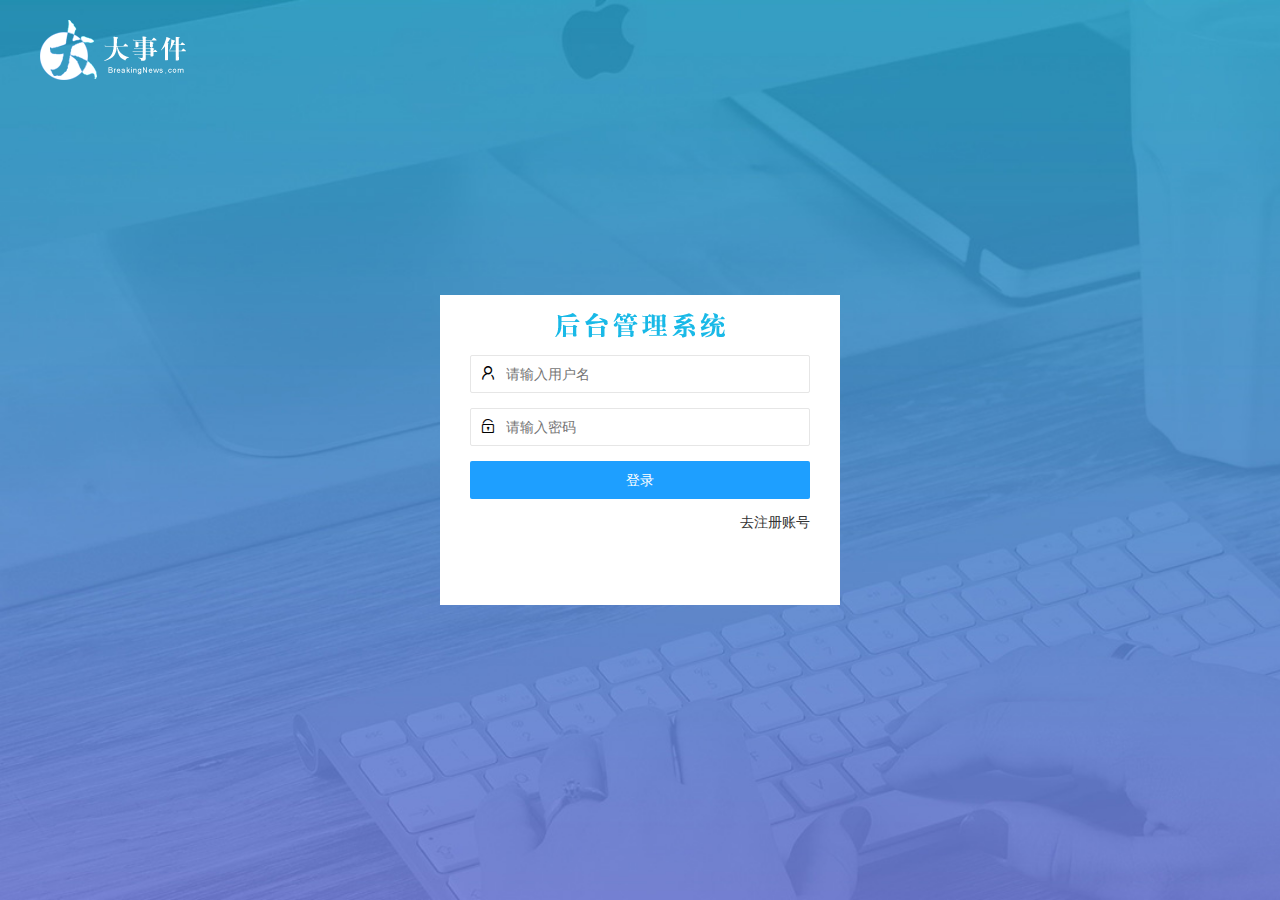
<file: login.html>
<!DOCTYPE html>
<html lang="en">

<head>
    <meta charset="UTF-8">
    <meta name="viewport" content="width=device-width, initial-scale=1.0">
    <title>我的项目</title>
    <!-- 引入 layui 的css文件 -->
    <link rel="stylesheet" href="./assets/lib/layui/css/layui.css">
    <!-- 引入自己的css -->
    <link rel="stylesheet" href="./assets/css/login.css">

</head>

<body>
    <!-- 左上角的logo -->
    <div class="logo">
        <img src="./assets/images/logo.png" alt="">
    </div>

    <!-- 中间的表单内容 -->
    <div class="content">
        <!-- 表单标题 --------------------------------------------------------------------------------------->
        <div class="title">
            <img src="./assets/images/login_title.png" alt="">
        </div>
        <!-- 注册表单------------------------------------------------------------------------------------- -->
        <!-- 表单主体 -->
        <form class="layui-form reg-form" action="" style="display: none;">
            <!-- 输入用户名 -->
            <div class="layui-form-item">
                <i class="layui-icon layui-icon-username"></i>
                <div>
                    <input type="text" name="username" required lay-verify="required" placeholder="请输入用户名" autocomplete="off" class="layui-input">
                </div>
            </div>
            <!-- 输入密码 -->
            <div class="layui-form-item">
                <i class="layui-icon layui-icon-password"></i>
                <div>
                    <input id="pass" type="password" name="password" required lay-verify="required|pass" placeholder="请输入密码" autocomplete="off" class="layui-input">
                </div>
            </div>
            <!-- 确认密码 -->
            <div class="layui-form-item">
                <i class="layui-icon layui-icon-password"></i>
                <div>
                    <input type="password" required lay-verify="required|samePass" placeholder="请再次确认密码" autocomplete="off" class="layui-input">
                </div>
            </div>
            <!-- 注册按钮 -->
            <div class="layui-form-item">
                <button class="layui-btn layui-btn-normal layui-btn-fluid" lay-submit lay-filter="formDemo">注册</button>
            </div>

            <!-- 登录链接 -->
            <div class="link">
                <a href="javascript:;">去登录</a>
            </div>
        </form>


        <!-- 登录表单 --------------------------------------------------------------------------------------->
        <!-- 表单主体 -->
        <form class="layui-form login-form" action="">
            <!-- 输入用户名 -->
            <div class="layui-form-item">
                <i class="layui-icon layui-icon-username"></i>
                <div>
                    <input type="text" name="username" required lay-verify="required" placeholder="请输入用户名" autocomplete="off" class="layui-input">
                </div>
            </div>
            <!-- 输入密码 -->
            <div class="layui-form-item">
                <i class="layui-icon layui-icon-password"></i>
                <div>
                    <input type="password" name="password" required lay-verify="required|pass" placeholder="请输入密码" autocomplete="off" class="layui-input">
                </div>
            </div>
            <!-- 登录按钮 -->
            <div class="layui-form-item">
                <button class="layui-btn layui-btn-normal layui-btn-fluid" lay-submit lay-filter="formDemo">登录</button>
            </div>

            <!-- 注册链接 -->
            <div class="link">
                <a href="javascript:;">去注册账号</a>
            </div>
        </form>
    </div>

    <!-- 引入 axios.js 文件 -->
    <script src="./assets/lib/axios.js"></script>
    <!-- 引入 jquery 的js -->
    <script src="./assets/lib/jquery.js"></script>
    <!-- 引入 layui 的js 因为 layui的js 要引用jquery的js,所以要在jquery.js后面引入 -->
    <script src="./assets/lib/layui/layui.all.js"></script>
    <!-- 引入全局的apijs文件 -->
    <script src="./assets/js/commonAPI.js"></script>

    <!-- 引入自己的js -->
    <script src="./assets/js/login.js"></script>
</body>

</html>
</file>
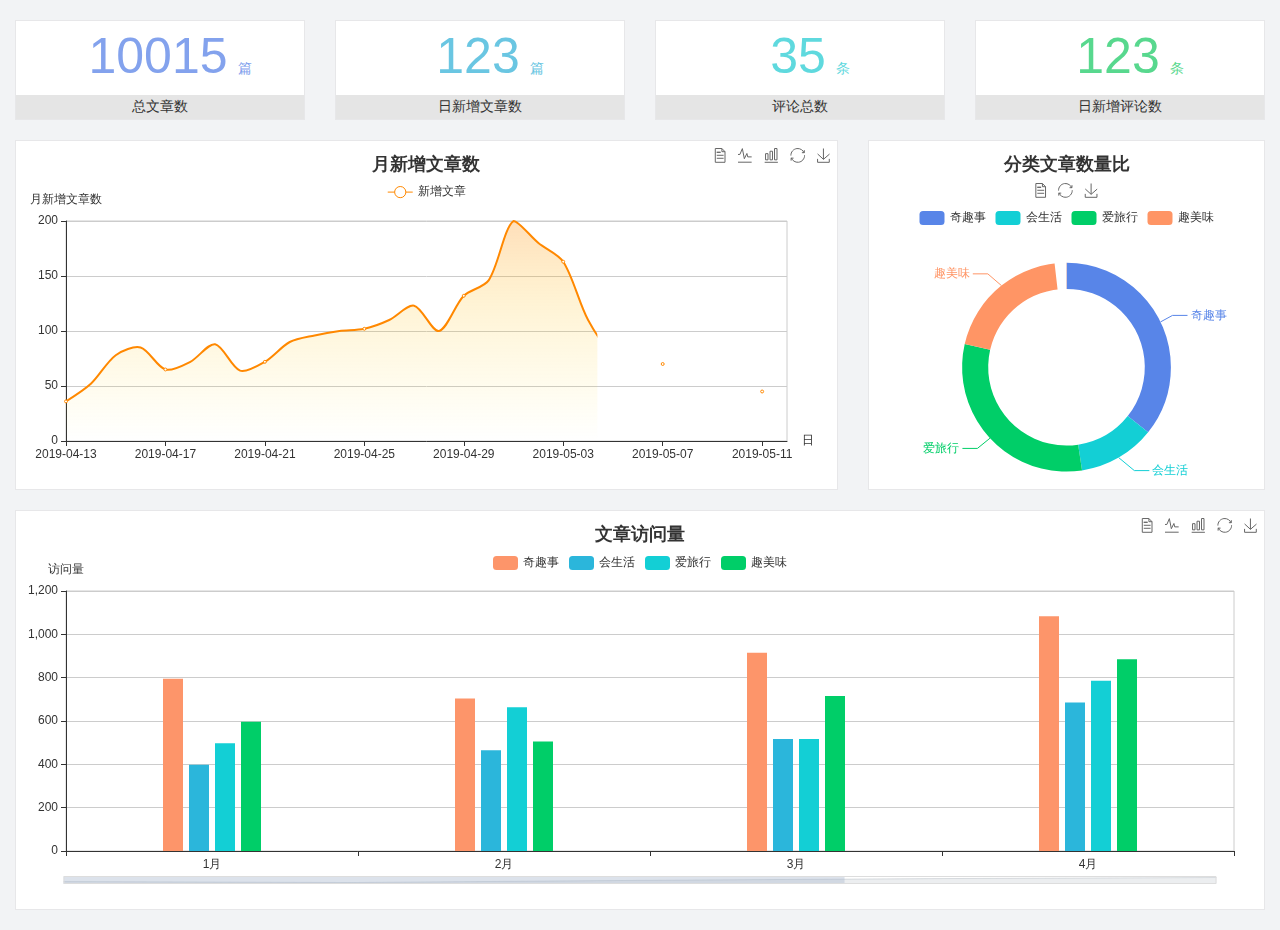
<file: home/dashboard.html>
<!DOCTYPE html>
<html lang="en">

<head>
  <meta charset="UTF-8">
  <meta name="viewport" content="width=device-width, initial-scale=1.0">
  <meta http-equiv="X-UA-Compatible" content="ie=edge">
  <title>图表统计</title>
  <link rel="stylesheet" href="../assets/lib/bootstrap.css" />
  <link rel="stylesheet" href="../assets/lib/main.css" />
  <script src="../assets/lib/jquery.js"></script>
  <script type="text/javascript" src="../assets/lib/echarts.min.js"></script>
</head>

<body>
  <div class="container-fluid">
    <div class="row spannel_list">
      <div class="col-sm-3 col-xs-6">
        <div class="spannel">
          <em>10015</em><span>篇</span>
          <b>总文章数</b>
        </div>
      </div>
      <div class="col-sm-3 col-xs-6">
        <div class="spannel scolor01">
          <em>123</em><span>篇</span>
          <b>日新增文章数</b>
        </div>
      </div>
      <div class="col-sm-3 col-xs-6">
        <div class="spannel scolor02">
          <em>35</em><span>条</span>
          <b>评论总数</b>
        </div>
      </div>
      <div class="col-sm-3 col-xs-6">
        <div class="spannel scolor03">
          <em>123</em><span>条</span>
          <b>日新增评论数</b>
        </div>
      </div>
    </div>
  </div>

  <div class="container-fluid">
    <div class="row curve-pie">
      <div class="col-lg-8 col-md-8">
        <div class="gragh_pannel" id="curve_show"></div>
      </div>
      <div class="col-lg-4 col-md-4">
        <div class="gragh_pannel" id="pie_show"></div>
      </div>
    </div>
  </div>

  <div class="container-fluid">
    <div class="column_pannel" id="column_show"></div>
  </div>

  <script>
    var oChart = echarts.init(document.getElementById('curve_show'));
    var aList_all = [
      { 'count': 36, 'date': '2019-04-13' },
      { 'count': 52, 'date': '2019-04-14' },
      { 'count': 78, 'date': '2019-04-15' },
      { 'count': 85, 'date': '2019-04-16' },
      { 'count': 65, 'date': '2019-04-17' },
      { 'count': 72, 'date': '2019-04-18' },
      { 'count': 88, 'date': '2019-04-19' },
      { 'count': 64, 'date': '2019-04-20' },
      { 'count': 72, 'date': '2019-04-21' },
      { 'count': 90, 'date': '2019-04-22' },
      { 'count': 96, 'date': '2019-04-23' },
      { 'count': 100, 'date': '2019-04-24' },
      { 'count': 102, 'date': '2019-04-25' },
      { 'count': 110, 'date': '2019-04-26' },
      { 'count': 123, 'date': '2019-04-27' },
      { 'count': 100, 'date': '2019-04-28' },
      { 'count': 132, 'date': '2019-04-29' },
      { 'count': 146, 'date': '2019-04-30' },
      { 'count': 200, 'date': '2019-05-01' },
      { 'count': 180, 'date': '2019-05-02' },
      { 'count': 163, 'date': '2019-05-03' },
      { 'count': 110, 'date': '2019-05-04' },
      { 'count': 80, 'date': '2019-05-05' },
      { 'count': 82, 'date': '2019-05-06' },
      { 'count': 70, 'date': '2019-05-07' },
      { 'count': 65, 'date': '2019-05-08' },
      { 'count': 54, 'date': '2019-05-09' },
      { 'count': 40, 'date': '2019-05-10' },
      { 'count': 45, 'date': '2019-05-11' },
      { 'count': 38, 'date': '2019-05-12' },
    ];

    let aCount = [];
    let aDate = [];

    for (var i = 0; i < aList_all.length; i++) {
      aCount.push(aList_all[i].count);
      aDate.push(aList_all[i].date);
    }

    var chartopt = {
      title: {
        text: '月新增文章数',
        left: 'center',
        top: '10'
      },
      tooltip: {
        trigger: 'axis'
      },
      legend: {
        data: ['新增文章'],
        top: '40'
      },
      toolbox: {
        show: true,
        feature: {
          mark: { show: true },
          dataView: { show: true, readOnly: false },
          magicType: { show: true, type: ['line', 'bar'] },
          restore: { show: true },
          saveAsImage: { show: true }
        }
      },
      calculable: true,
      xAxis: [
        {
          name: '日',
          type: 'category',
          boundaryGap: false,
          data: aDate
        }
      ],
      yAxis: [
        {
          name: '月新增文章数',
          type: 'value'
        }
      ],
      series: [
        {
          name: '新增文章',
          type: 'line',
          smooth: true,
          itemStyle: { normal: { areaStyle: { type: 'default' }, color: '#f80' }, lineStyle: { color: '#f80' } },
          data: aCount
        }],
      areaStyle: {
        normal: {
          color: new echarts.graphic.LinearGradient(0, 0, 0, 1, [{
            offset: 0,
            color: 'rgba(255,136,0,0.39)'
          }, {
            offset: .34,
            color: 'rgba(255,180,0,0.25)'
          }, {
            offset: 1,
            color: 'rgba(255,222,0,0.00)'
          }])

        }
      },
      grid: {
        show: true,
        x: 50,
        x2: 50,
        y: 80,
        height: 220
      }
    };

    oChart.setOption(chartopt);


    var oPie = echarts.init(document.getElementById('pie_show'));
    var oPieopt =
    {
      title: {
        top: 10,
        text: '分类文章数量比',
        x: 'center'
      },
      tooltip: {
        trigger: 'item',
        formatter: "{a} <br/>{b} : {c} ({d}%)"
      },
      color: ['#5885e8', '#13cfd5', '#00ce68', '#ff9565'],
      legend: {
        x: 'center',
        top: 65,
        data: ['奇趣事', '会生活', '爱旅行', '趣美味']
      },
      toolbox: {
        show: true,
        x: 'center',
        top: 35,
        feature: {
          mark: { show: true },
          dataView: { show: true, readOnly: false },
          magicType: {
            show: true,
            type: ['pie', 'funnel'],
            option: {
              funnel: {
                x: '25%',
                width: '50%',
                funnelAlign: 'left',
                max: 1548
              }
            }
          },
          restore: { show: true },
          saveAsImage: { show: true }
        }
      },
      calculable: true,
      series: [
        {
          name: '访问来源',
          type: 'pie',
          radius: ['45%', '60%'],
          center: ['50%', '65%'],
          data: [
            { value: 300, name: '奇趣事' },
            { value: 100, name: '会生活' },
            { value: 260, name: '爱旅行' },
            { value: 180, name: '趣美味' }
          ]
        }
      ]
    };
    oPie.setOption(oPieopt);



    var oColumn = this.echarts.init(document.getElementById('column_show'));
    var oColumnopt =
    {
      title: {
        text: '文章访问量',
        left: 'center',
        top: '10'
      },
      tooltip: {
        trigger: 'axis'
      },
      legend: {
        data: ['奇趣事', '会生活', '爱旅行', '趣美味'],
        top: '40'
      },
      toolbox: {
        show: true,
        feature: {
          mark: { show: true },
          dataView: { show: true, readOnly: false },
          magicType: { show: true, type: ['line', 'bar'] },
          restore: { show: true },
          saveAsImage: { show: true }
        }
      },
      calculable: true,
      xAxis: [
        {
          type: 'category',
          data: ['1月', '2月', '3月', '4月', '5月']
        }
      ],
      yAxis: [
        {
          name: '访问量',
          type: 'value'
        }
      ],
      series: [
        {
          name: '奇趣事',
          type: 'bar',
          barWidth: 20,
          itemStyle: {
            normal: { areaStyle: { type: 'default' }, color: '#fd956a' }
          },
          data: [800, 708, 920, 1090, 1200]
        },
        {
          name: '会生活',
          type: 'bar',
          barWidth: 20,
          itemStyle: {
            normal: { areaStyle: { type: 'default' }, color: '#2bb6db' }
          },
          data: [400, 468, 520, 690, 800]
        },
        {
          name: '爱旅行',
          type: 'bar',
          barWidth: 20,
          itemStyle: {
            normal: { areaStyle: { type: 'default' }, color: '#13cfd5' }
          },
          data: [500, 668, 520, 790, 900]
        },
        {
          name: '趣美味',
          type: 'bar',
          barWidth: 20,
          itemStyle: {
            normal: { areaStyle: { type: 'default' }, color: '#00ce68' }
          },
          data: [600, 508, 720, 890, 1000]
        }
      ],
      grid: {
        show: true,
        x: 50,
        x2: 30,
        y: 80,
        height: 260
      },
      dataZoom: [//给x轴设置滚动条
        {
          start: 0,//默认为0
          end: 100 - 1000 / 31,//默认为100
          type: 'slider',
          show: true,
          xAxisIndex: [0],
          handleSize: 0,//滑动条的 左右2个滑动条的大小
          height: 8,//组件高度
          left: 45, //左边的距离
          right: 50,//右边的距离
          bottom: 26,//右边的距离
          handleColor: '#ddd',//h滑动图标的颜色
          handleStyle: {
            borderColor: "#cacaca",
            borderWidth: "1",
            shadowBlur: 2,
            background: "#ddd",
            shadowColor: "#ddd",
          }
        }]
    };
    oColumn.setOption(oColumnopt);
  </script>
</body>

</html>
</file>
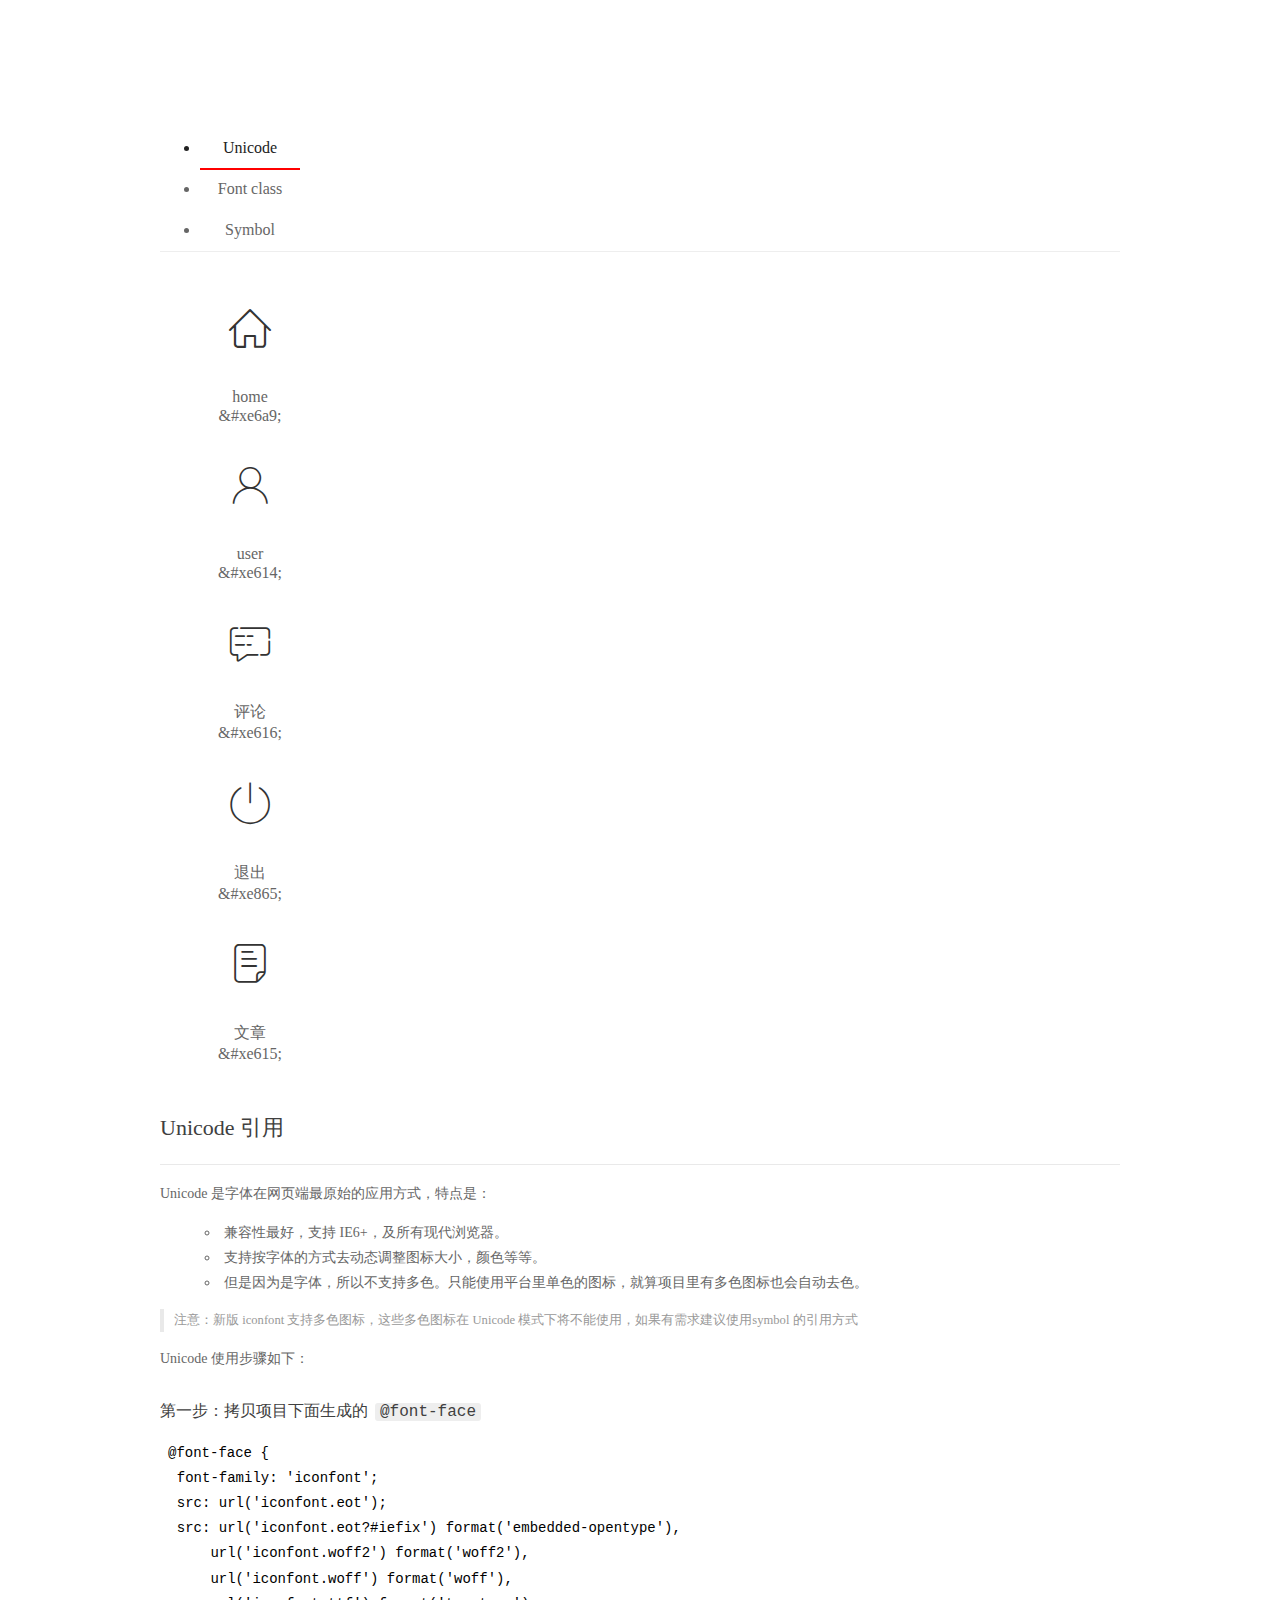
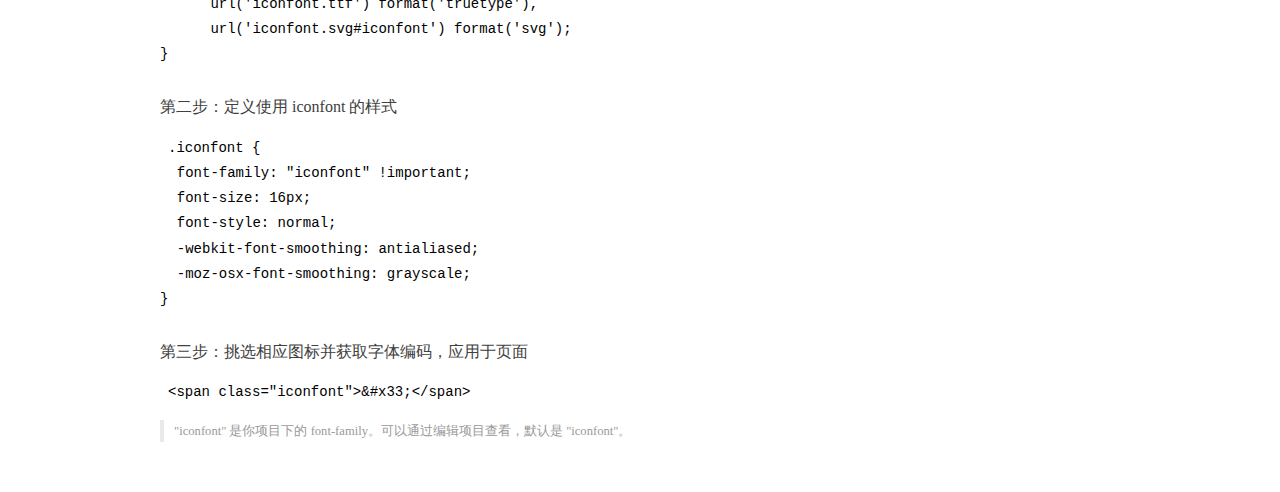
<file: assets/fonts/demo_index.html>
<!DOCTYPE html>
<html>
<head>
  <meta charset="utf-8"/>
  <title>IconFont Demo</title>
  <link rel="shortcut icon" href="https://gtms04.alicdn.com/tps/i4/TB1_oz6GVXXXXaFXpXXJDFnIXXX-64-64.ico" type="image/x-icon"/>
  <link rel="stylesheet" href="https://g.alicdn.com/thx/cube/1.3.2/cube.min.css">
  <link rel="stylesheet" href="demo.css">
  <link rel="stylesheet" href="iconfont.css">
  <script src="iconfont.js"></script>
  <!-- jQuery -->
  <script src="https://a1.alicdn.com/oss/uploads/2018/12/26/7bfddb60-08e8-11e9-9b04-53e73bb6408b.js"></script>
  <!-- 代码高亮 -->
  <script src="https://a1.alicdn.com/oss/uploads/2018/12/26/a3f714d0-08e6-11e9-8a15-ebf944d7534c.js"></script>
</head>
<body>
  <div class="main">
    <h1 class="logo"><a href="https://www.iconfont.cn/" title="iconfont 首页" target="_blank">&#xe86b;</a></h1>
    <div class="nav-tabs">
      <ul id="tabs" class="dib-box">
        <li class="dib active"><span>Unicode</span></li>
        <li class="dib"><span>Font class</span></li>
        <li class="dib"><span>Symbol</span></li>
      </ul>
      
    </div>
    <div class="tab-container">
      <div class="content unicode" style="display: block;">
          <ul class="icon_lists dib-box">
          
            <li class="dib">
              <span class="icon iconfont">&#xe6a9;</span>
                <div class="name">home</div>
                <div class="code-name">&amp;#xe6a9;</div>
              </li>
          
            <li class="dib">
              <span class="icon iconfont">&#xe614;</span>
                <div class="name">user</div>
                <div class="code-name">&amp;#xe614;</div>
              </li>
          
            <li class="dib">
              <span class="icon iconfont">&#xe616;</span>
                <div class="name">评论</div>
                <div class="code-name">&amp;#xe616;</div>
              </li>
          
            <li class="dib">
              <span class="icon iconfont">&#xe865;</span>
                <div class="name">退出</div>
                <div class="code-name">&amp;#xe865;</div>
              </li>
          
            <li class="dib">
              <span class="icon iconfont">&#xe615;</span>
                <div class="name">文章</div>
                <div class="code-name">&amp;#xe615;</div>
              </li>
          
          </ul>
          <div class="article markdown">
          <h2 id="unicode-">Unicode 引用</h2>
          <hr>

          <p>Unicode 是字体在网页端最原始的应用方式，特点是：</p>
          <ul>
            <li>兼容性最好，支持 IE6+，及所有现代浏览器。</li>
            <li>支持按字体的方式去动态调整图标大小，颜色等等。</li>
            <li>但是因为是字体，所以不支持多色。只能使用平台里单色的图标，就算项目里有多色图标也会自动去色。</li>
          </ul>
          <blockquote>
            <p>注意：新版 iconfont 支持多色图标，这些多色图标在 Unicode 模式下将不能使用，如果有需求建议使用symbol 的引用方式</p>
          </blockquote>
          <p>Unicode 使用步骤如下：</p>
          <h3 id="-font-face">第一步：拷贝项目下面生成的 <code>@font-face</code></h3>
<pre><code class="language-css"
>@font-face {
  font-family: 'iconfont';
  src: url('iconfont.eot');
  src: url('iconfont.eot?#iefix') format('embedded-opentype'),
      url('iconfont.woff2') format('woff2'),
      url('iconfont.woff') format('woff'),
      url('iconfont.ttf') format('truetype'),
      url('iconfont.svg#iconfont') format('svg');
}
</code></pre>
          <h3 id="-iconfont-">第二步：定义使用 iconfont 的样式</h3>
<pre><code class="language-css"
>.iconfont {
  font-family: "iconfont" !important;
  font-size: 16px;
  font-style: normal;
  -webkit-font-smoothing: antialiased;
  -moz-osx-font-smoothing: grayscale;
}
</code></pre>
          <h3 id="-">第三步：挑选相应图标并获取字体编码，应用于页面</h3>
<pre>
<code class="language-html"
>&lt;span class="iconfont"&gt;&amp;#x33;&lt;/span&gt;
</code></pre>
          <blockquote>
            <p>"iconfont" 是你项目下的 font-family。可以通过编辑项目查看，默认是 "iconfont"。</p>
          </blockquote>
          </div>
      </div>
      <div class="content font-class">
        <ul class="icon_lists dib-box">
          
          <li class="dib">
            <span class="icon iconfont icon-home"></span>
            <div class="name">
              home
            </div>
            <div class="code-name">.icon-home
            </div>
          </li>
          
          <li class="dib">
            <span class="icon iconfont icon-user"></span>
            <div class="name">
              user
            </div>
            <div class="code-name">.icon-user
            </div>
          </li>
          
          <li class="dib">
            <span class="icon iconfont icon-pinglun"></span>
            <div class="name">
              评论
            </div>
            <div class="code-name">.icon-pinglun
            </div>
          </li>
          
          <li class="dib">
            <span class="icon iconfont icon-tuichu"></span>
            <div class="name">
              退出
            </div>
            <div class="code-name">.icon-tuichu
            </div>
          </li>
          
          <li class="dib">
            <span class="icon iconfont icon-16"></span>
            <div class="name">
              文章
            </div>
            <div class="code-name">.icon-16
            </div>
          </li>
          
        </ul>
        <div class="article markdown">
        <h2 id="font-class-">font-class 引用</h2>
        <hr>

        <p>font-class 是 Unicode 使用方式的一种变种，主要是解决 Unicode 书写不直观，语意不明确的问题。</p>
        <p>与 Unicode 使用方式相比，具有如下特点：</p>
        <ul>
          <li>兼容性良好，支持 IE8+，及所有现代浏览器。</li>
          <li>相比于 Unicode 语意明确，书写更直观。可以很容易分辨这个 icon 是什么。</li>
          <li>因为使用 class 来定义图标，所以当要替换图标时，只需要修改 class 里面的 Unicode 引用。</li>
          <li>不过因为本质上还是使用的字体，所以多色图标还是不支持的。</li>
        </ul>
        <p>使用步骤如下：</p>
        <h3 id="-fontclass-">第一步：引入项目下面生成的 fontclass 代码：</h3>
<pre><code class="language-html">&lt;link rel="stylesheet" href="./iconfont.css"&gt;
</code></pre>
        <h3 id="-">第二步：挑选相应图标并获取类名，应用于页面：</h3>
<pre><code class="language-html">&lt;span class="iconfont icon-xxx"&gt;&lt;/span&gt;
</code></pre>
        <blockquote>
          <p>"
            iconfont" 是你项目下的 font-family。可以通过编辑项目查看，默认是 "iconfont"。</p>
        </blockquote>
      </div>
      </div>
      <div class="content symbol">
          <ul class="icon_lists dib-box">
          
            <li class="dib">
                <svg class="icon svg-icon" aria-hidden="true">
                  <use xlink:href="#icon-home"></use>
                </svg>
                <div class="name">home</div>
                <div class="code-name">#icon-home</div>
            </li>
          
            <li class="dib">
                <svg class="icon svg-icon" aria-hidden="true">
                  <use xlink:href="#icon-user"></use>
                </svg>
                <div class="name">user</div>
                <div class="code-name">#icon-user</div>
            </li>
          
            <li class="dib">
                <svg class="icon svg-icon" aria-hidden="true">
                  <use xlink:href="#icon-pinglun"></use>
                </svg>
                <div class="name">评论</div>
                <div class="code-name">#icon-pinglun</div>
            </li>
          
            <li class="dib">
                <svg class="icon svg-icon" aria-hidden="true">
                  <use xlink:href="#icon-tuichu"></use>
                </svg>
                <div class="name">退出</div>
                <div class="code-name">#icon-tuichu</div>
            </li>
          
            <li class="dib">
                <svg class="icon svg-icon" aria-hidden="true">
                  <use xlink:href="#icon-16"></use>
                </svg>
                <div class="name">文章</div>
                <div class="code-name">#icon-16</div>
            </li>
          
          </ul>
          <div class="article markdown">
          <h2 id="symbol-">Symbol 引用</h2>
          <hr>

          <p>这是一种全新的使用方式，应该说这才是未来的主流，也是平台目前推荐的用法。相关介绍可以参考这篇<a href="">文章</a>
            这种用法其实是做了一个 SVG 的集合，与另外两种相比具有如下特点：</p>
          <ul>
            <li>支持多色图标了，不再受单色限制。</li>
            <li>通过一些技巧，支持像字体那样，通过 <code>font-size</code>, <code>color</code> 来调整样式。</li>
            <li>兼容性较差，支持 IE9+，及现代浏览器。</li>
            <li>浏览器渲染 SVG 的性能一般，还不如 png。</li>
          </ul>
          <p>使用步骤如下：</p>
          <h3 id="-symbol-">第一步：引入项目下面生成的 symbol 代码：</h3>
<pre><code class="language-html">&lt;script src="./iconfont.js"&gt;&lt;/script&gt;
</code></pre>
          <h3 id="-css-">第二步：加入通用 CSS 代码（引入一次就行）：</h3>
<pre><code class="language-html">&lt;style&gt;
.icon {
  width: 1em;
  height: 1em;
  vertical-align: -0.15em;
  fill: currentColor;
  overflow: hidden;
}
&lt;/style&gt;
</code></pre>
          <h3 id="-">第三步：挑选相应图标并获取类名，应用于页面：</h3>
<pre><code class="language-html">&lt;svg class="icon" aria-hidden="true"&gt;
  &lt;use xlink:href="#icon-xxx"&gt;&lt;/use&gt;
&lt;/svg&gt;
</code></pre>
          </div>
      </div>

    </div>
  </div>
  <script>
  $(document).ready(function () {
      $('.tab-container .content:first').show()

      $('#tabs li').click(function (e) {
        var tabContent = $('.tab-container .content')
        var index = $(this).index()

        if ($(this).hasClass('active')) {
          return
        } else {
          $('#tabs li').removeClass('active')
          $(this).addClass('active')

          tabContent.hide().eq(index).fadeIn()
        }
      })
    })
  </script>
</body>
</html>
</file>
<file: assets/lib/layui/css/layui.css>
/** layui-v2.5.5 MIT License By https://www.layui.com */
 .layui-inline,img{display:inline-block;vertical-align:middle}h1,h2,h3,h4,h5,h6{font-weight:400}.layui-edge,.layui-header,.layui-inline,.layui-main{position:relative}.layui-body,.layui-edge,.layui-elip{overflow:hidden}.layui-btn,.layui-edge,.layui-inline,img{vertical-align:middle}.layui-btn,.layui-disabled,.layui-icon,.layui-unselect{-moz-user-select:none;-webkit-user-select:none;-ms-user-select:none}.layui-elip,.layui-form-checkbox span,.layui-form-pane .layui-form-label{text-overflow:ellipsis;white-space:nowrap}.layui-breadcrumb,.layui-tree-btnGroup{visibility:hidden}blockquote,body,button,dd,div,dl,dt,form,h1,h2,h3,h4,h5,h6,input,li,ol,p,pre,td,textarea,th,ul{margin:0;padding:0;-webkit-tap-highlight-color:rgba(0,0,0,0)}a:active,a:hover{outline:0}img{border:none}li{list-style:none}table{border-collapse:collapse;border-spacing:0}h4,h5,h6{font-size:100%}button,input,optgroup,option,select,textarea{font-family:inherit;font-size:inherit;font-style:inherit;font-weight:inherit;outline:0}pre{white-space:pre-wrap;white-space:-moz-pre-wrap;white-space:-pre-wrap;white-space:-o-pre-wrap;word-wrap:break-word}body{line-height:24px;font:14px Helvetica Neue,Helvetica,PingFang SC,Tahoma,Arial,sans-serif}hr{height:1px;margin:10px 0;border:0;clear:both}a{color:#333;text-decoration:none}a:hover{color:#777}a cite{font-style:normal;*cursor:pointer}.layui-border-box,.layui-border-box *{box-sizing:border-box}.layui-box,.layui-box *{box-sizing:content-box}.layui-clear{clear:both;*zoom:1}.layui-clear:after{content:'\20';clear:both;*zoom:1;display:block;height:0}.layui-inline{*display:inline;*zoom:1}.layui-edge{display:inline-block;width:0;height:0;border-width:6px;border-style:dashed;border-color:transparent}.layui-edge-top{top:-4px;border-bottom-color:#999;border-bottom-style:solid}.layui-edge-right{border-left-color:#999;border-left-style:solid}.layui-edge-bottom{top:2px;border-top-color:#999;border-top-style:solid}.layui-edge-left{border-right-color:#999;border-right-style:solid}.layui-disabled,.layui-disabled:hover{color:#d2d2d2!important;cursor:not-allowed!important}.layui-circle{border-radius:100%}.layui-show{display:block!important}.layui-hide{display:none!important}@font-face{font-family:layui-icon;src:url(../font/iconfont.eot?v=250);src:url(../font/iconfont.eot?v=250#iefix) format('embedded-opentype'),url(../font/iconfont.woff2?v=250) format('woff2'),url(../font/iconfont.woff?v=250) format('woff'),url(../font/iconfont.ttf?v=250) format('truetype'),url(../font/iconfont.svg?v=250#layui-icon) format('svg')}.layui-icon{font-family:layui-icon!important;font-size:16px;font-style:normal;-webkit-font-smoothing:antialiased;-moz-osx-font-smoothing:grayscale}.layui-icon-reply-fill:before{content:"\e611"}.layui-icon-set-fill:before{content:"\e614"}.layui-icon-menu-fill:before{content:"\e60f"}.layui-icon-search:before{content:"\e615"}.layui-icon-share:before{content:"\e641"}.layui-icon-set-sm:before{content:"\e620"}.layui-icon-engine:before{content:"\e628"}.layui-icon-close:before{content:"\1006"}.layui-icon-close-fill:before{content:"\1007"}.layui-icon-chart-screen:before{content:"\e629"}.layui-icon-star:before{content:"\e600"}.layui-icon-circle-dot:before{content:"\e617"}.layui-icon-chat:before{content:"\e606"}.layui-icon-release:before{content:"\e609"}.layui-icon-list:before{content:"\e60a"}.layui-icon-chart:before{content:"\e62c"}.layui-icon-ok-circle:before{content:"\1005"}.layui-icon-layim-theme:before{content:"\e61b"}.layui-icon-table:before{content:"\e62d"}.layui-icon-right:before{content:"\e602"}.layui-icon-left:before{content:"\e603"}.layui-icon-cart-simple:before{content:"\e698"}.layui-icon-face-cry:before{content:"\e69c"}.layui-icon-face-smile:before{content:"\e6af"}.layui-icon-survey:before{content:"\e6b2"}.layui-icon-tree:before{content:"\e62e"}.layui-icon-upload-circle:before{content:"\e62f"}.layui-icon-add-circle:before{content:"\e61f"}.layui-icon-download-circle:before{content:"\e601"}.layui-icon-templeate-1:before{content:"\e630"}.layui-icon-util:before{content:"\e631"}.layui-icon-face-surprised:before{content:"\e664"}.layui-icon-edit:before{content:"\e642"}.layui-icon-speaker:before{content:"\e645"}.layui-icon-down:before{content:"\e61a"}.layui-icon-file:before{content:"\e621"}.layui-icon-layouts:before{content:"\e632"}.layui-icon-rate-half:before{content:"\e6c9"}.layui-icon-add-circle-fine:before{content:"\e608"}.layui-icon-prev-circle:before{content:"\e633"}.layui-icon-read:before{content:"\e705"}.layui-icon-404:before{content:"\e61c"}.layui-icon-carousel:before{content:"\e634"}.layui-icon-help:before{content:"\e607"}.layui-icon-code-circle:before{content:"\e635"}.layui-icon-water:before{content:"\e636"}.layui-icon-username:before{content:"\e66f"}.layui-icon-find-fill:before{content:"\e670"}.layui-icon-about:before{content:"\e60b"}.layui-icon-location:before{content:"\e715"}.layui-icon-up:before{content:"\e619"}.layui-icon-pause:before{content:"\e651"}.layui-icon-date:before{content:"\e637"}.layui-icon-layim-uploadfile:before{content:"\e61d"}.layui-icon-delete:before{content:"\e640"}.layui-icon-play:before{content:"\e652"}.layui-icon-top:before{content:"\e604"}.layui-icon-friends:before{content:"\e612"}.layui-icon-refresh-3:before{content:"\e9aa"}.layui-icon-ok:before{content:"\e605"}.layui-icon-layer:before{content:"\e638"}.layui-icon-face-smile-fine:before{content:"\e60c"}.layui-icon-dollar:before{content:"\e659"}.layui-icon-group:before{content:"\e613"}.layui-icon-layim-download:before{content:"\e61e"}.layui-icon-picture-fine:before{content:"\e60d"}.layui-icon-link:before{content:"\e64c"}.layui-icon-diamond:before{content:"\e735"}.layui-icon-log:before{content:"\e60e"}.layui-icon-rate-solid:before{content:"\e67a"}.layui-icon-fonts-del:before{content:"\e64f"}.layui-icon-unlink:before{content:"\e64d"}.layui-icon-fonts-clear:before{content:"\e639"}.layui-icon-triangle-r:before{content:"\e623"}.layui-icon-circle:before{content:"\e63f"}.layui-icon-radio:before{content:"\e643"}.layui-icon-align-center:before{content:"\e647"}.layui-icon-align-right:before{content:"\e648"}.layui-icon-align-left:before{content:"\e649"}.layui-icon-loading-1:before{content:"\e63e"}.layui-icon-return:before{content:"\e65c"}.layui-icon-fonts-strong:before{content:"\e62b"}.layui-icon-upload:before{content:"\e67c"}.layui-icon-dialogue:before{content:"\e63a"}.layui-icon-video:before{content:"\e6ed"}.layui-icon-headset:before{content:"\e6fc"}.layui-icon-cellphone-fine:before{content:"\e63b"}.layui-icon-add-1:before{content:"\e654"}.layui-icon-face-smile-b:before{content:"\e650"}.layui-icon-fonts-html:before{content:"\e64b"}.layui-icon-form:before{content:"\e63c"}.layui-icon-cart:before{content:"\e657"}.layui-icon-camera-fill:before{content:"\e65d"}.layui-icon-tabs:before{content:"\e62a"}.layui-icon-fonts-code:before{content:"\e64e"}.layui-icon-fire:before{content:"\e756"}.layui-icon-set:before{content:"\e716"}.layui-icon-fonts-u:before{content:"\e646"}.layui-icon-triangle-d:before{content:"\e625"}.layui-icon-tips:before{content:"\e702"}.layui-icon-picture:before{content:"\e64a"}.layui-icon-more-vertical:before{content:"\e671"}.layui-icon-flag:before{content:"\e66c"}.layui-icon-loading:before{content:"\e63d"}.layui-icon-fonts-i:before{content:"\e644"}.layui-icon-refresh-1:before{content:"\e666"}.layui-icon-rmb:before{content:"\e65e"}.layui-icon-home:before{content:"\e68e"}.layui-icon-user:before{content:"\e770"}.layui-icon-notice:before{content:"\e667"}.layui-icon-login-weibo:before{content:"\e675"}.layui-icon-voice:before{content:"\e688"}.layui-icon-upload-drag:before{content:"\e681"}.layui-icon-login-qq:before{content:"\e676"}.layui-icon-snowflake:before{content:"\e6b1"}.layui-icon-file-b:before{content:"\e655"}.layui-icon-template:before{content:"\e663"}.layui-icon-auz:before{content:"\e672"}.layui-icon-console:before{content:"\e665"}.layui-icon-app:before{content:"\e653"}.layui-icon-prev:before{content:"\e65a"}.layui-icon-website:before{content:"\e7ae"}.layui-icon-next:before{content:"\e65b"}.layui-icon-component:before{content:"\e857"}.layui-icon-more:before{content:"\e65f"}.layui-icon-login-wechat:before{content:"\e677"}.layui-icon-shrink-right:before{content:"\e668"}.layui-icon-spread-left:before{content:"\e66b"}.layui-icon-camera:before{content:"\e660"}.layui-icon-note:before{content:"\e66e"}.layui-icon-refresh:before{content:"\e669"}.layui-icon-female:before{content:"\e661"}.layui-icon-male:before{content:"\e662"}.layui-icon-password:before{content:"\e673"}.layui-icon-senior:before{content:"\e674"}.layui-icon-theme:before{content:"\e66a"}.layui-icon-tread:before{content:"\e6c5"}.layui-icon-praise:before{content:"\e6c6"}.layui-icon-star-fill:before{content:"\e658"}.layui-icon-rate:before{content:"\e67b"}.layui-icon-template-1:before{content:"\e656"}.layui-icon-vercode:before{content:"\e679"}.layui-icon-cellphone:before{content:"\e678"}.layui-icon-screen-full:before{content:"\e622"}.layui-icon-screen-restore:before{content:"\e758"}.layui-icon-cols:before{content:"\e610"}.layui-icon-export:before{content:"\e67d"}.layui-icon-print:before{content:"\e66d"}.layui-icon-slider:before{content:"\e714"}.layui-icon-addition:before{content:"\e624"}.layui-icon-subtraction:before{content:"\e67e"}.layui-icon-service:before{content:"\e626"}.layui-icon-transfer:before{content:"\e691"}.layui-main{width:1140px;margin:0 auto}.layui-header{z-index:1000;height:60px}.layui-header a:hover{transition:all .5s;-webkit-transition:all .5s}.layui-side{position:fixed;left:0;top:0;bottom:0;z-index:999;width:200px;overflow-x:hidden}.layui-side-scroll{position:relative;width:220px;height:100%;overflow-x:hidden}.layui-body{position:absolute;left:200px;right:0;top:0;bottom:0;z-index:998;width:auto;overflow-y:auto;box-sizing:border-box}.layui-layout-body{overflow:hidden}.layui-layout-admin .layui-header{background-color:#23262E}.layui-layout-admin .layui-side{top:60px;width:200px;overflow-x:hidden}.layui-layout-admin .layui-body{position:fixed;top:60px;bottom:44px}.layui-layout-admin .layui-main{width:auto;margin:0 15px}.layui-layout-admin .layui-footer{position:fixed;left:200px;right:0;bottom:0;height:44px;line-height:44px;padding:0 15px;background-color:#eee}.layui-layout-admin .layui-logo{position:absolute;left:0;top:0;width:200px;height:100%;line-height:60px;text-align:center;color:#009688;font-size:16px}.layui-layout-admin .layui-header .layui-nav{background:0 0}.layui-layout-left{position:absolute!important;left:200px;top:0}.layui-layout-right{position:absolute!important;right:0;top:0}.layui-container{position:relative;margin:0 auto;padding:0 15px;box-sizing:border-box}.layui-fluid{position:relative;margin:0 auto;padding:0 15px}.layui-row:after,.layui-row:before{content:'';display:block;clear:both}.layui-col-lg1,.layui-col-lg10,.layui-col-lg11,.layui-col-lg12,.layui-col-lg2,.layui-col-lg3,.layui-col-lg4,.layui-col-lg5,.layui-col-lg6,.layui-col-lg7,.layui-col-lg8,.layui-col-lg9,.layui-col-md1,.layui-col-md10,.layui-col-md11,.layui-col-md12,.layui-col-md2,.layui-col-md3,.layui-col-md4,.layui-col-md5,.layui-col-md6,.layui-col-md7,.layui-col-md8,.layui-col-md9,.layui-col-sm1,.layui-col-sm10,.layui-col-sm11,.layui-col-sm12,.layui-col-sm2,.layui-col-sm3,.layui-col-sm4,.layui-col-sm5,.layui-col-sm6,.layui-col-sm7,.layui-col-sm8,.layui-col-sm9,.layui-col-xs1,.layui-col-xs10,.layui-col-xs11,.layui-col-xs12,.layui-col-xs2,.layui-col-xs3,.layui-col-xs4,.layui-col-xs5,.layui-col-xs6,.layui-col-xs7,.layui-col-xs8,.layui-col-xs9{position:relative;display:block;box-sizing:border-box}.layui-col-xs1,.layui-col-xs10,.layui-col-xs11,.layui-col-xs12,.layui-col-xs2,.layui-col-xs3,.layui-col-xs4,.layui-col-xs5,.layui-col-xs6,.layui-col-xs7,.layui-col-xs8,.layui-col-xs9{float:left}.layui-col-xs1{width:8.33333333%}.layui-col-xs2{width:16.66666667%}.layui-col-xs3{width:25%}.layui-col-xs4{width:33.33333333%}.layui-col-xs5{width:41.66666667%}.layui-col-xs6{width:50%}.layui-col-xs7{width:58.33333333%}.layui-col-xs8{width:66.66666667%}.layui-col-xs9{width:75%}.layui-col-xs10{width:83.33333333%}.layui-col-xs11{width:91.66666667%}.layui-col-xs12{width:100%}.layui-col-xs-offset1{margin-left:8.33333333%}.layui-col-xs-offset2{margin-left:16.66666667%}.layui-col-xs-offset3{margin-left:25%}.layui-col-xs-offset4{margin-left:33.33333333%}.layui-col-xs-offset5{margin-left:41.66666667%}.layui-col-xs-offset6{margin-left:50%}.layui-col-xs-offset7{margin-left:58.33333333%}.layui-col-xs-offset8{margin-left:66.66666667%}.layui-col-xs-offset9{margin-left:75%}.layui-col-xs-offset10{margin-left:83.33333333%}.layui-col-xs-offset11{margin-left:91.66666667%}.layui-col-xs-offset12{margin-left:100%}@media screen and (max-width:768px){.layui-hide-xs{display:none!important}.layui-show-xs-block{display:block!important}.layui-show-xs-inline{display:inline!important}.layui-show-xs-inline-block{display:inline-block!important}}@media screen and (min-width:768px){.layui-container{width:750px}.layui-hide-sm{display:none!important}.layui-show-sm-block{display:block!important}.layui-show-sm-inline{display:inline!important}.layui-show-sm-inline-block{display:inline-block!important}.layui-col-sm1,.layui-col-sm10,.layui-col-sm11,.layui-col-sm12,.layui-col-sm2,.layui-col-sm3,.layui-col-sm4,.layui-col-sm5,.layui-col-sm6,.layui-col-sm7,.layui-col-sm8,.layui-col-sm9{float:left}.layui-col-sm1{width:8.33333333%}.layui-col-sm2{width:16.66666667%}.layui-col-sm3{width:25%}.layui-col-sm4{width:33.33333333%}.layui-col-sm5{width:41.66666667%}.layui-col-sm6{width:50%}.layui-col-sm7{width:58.33333333%}.layui-col-sm8{width:66.66666667%}.layui-col-sm9{width:75%}.layui-col-sm10{width:83.33333333%}.layui-col-sm11{width:91.66666667%}.layui-col-sm12{width:100%}.layui-col-sm-offset1{margin-left:8.33333333%}.layui-col-sm-offset2{margin-left:16.66666667%}.layui-col-sm-offset3{margin-left:25%}.layui-col-sm-offset4{margin-left:33.33333333%}.layui-col-sm-offset5{margin-left:41.66666667%}.layui-col-sm-offset6{margin-left:50%}.layui-col-sm-offset7{margin-left:58.33333333%}.layui-col-sm-offset8{margin-left:66.66666667%}.layui-col-sm-offset9{margin-left:75%}.layui-col-sm-offset10{margin-left:83.33333333%}.layui-col-sm-offset11{margin-left:91.66666667%}.layui-col-sm-offset12{margin-left:100%}}@media screen and (min-width:992px){.layui-container{width:970px}.layui-hide-md{display:none!important}.layui-show-md-block{display:block!important}.layui-show-md-inline{display:inline!important}.layui-show-md-inline-block{display:inline-block!important}.layui-col-md1,.layui-col-md10,.layui-col-md11,.layui-col-md12,.layui-col-md2,.layui-col-md3,.layui-col-md4,.layui-col-md5,.layui-col-md6,.layui-col-md7,.layui-col-md8,.layui-col-md9{float:left}.layui-col-md1{width:8.33333333%}.layui-col-md2{width:16.66666667%}.layui-col-md3{width:25%}.layui-col-md4{width:33.33333333%}.layui-col-md5{width:41.66666667%}.layui-col-md6{width:50%}.layui-col-md7{width:58.33333333%}.layui-col-md8{width:66.66666667%}.layui-col-md9{width:75%}.layui-col-md10{width:83.33333333%}.layui-col-md11{width:91.66666667%}.layui-col-md12{width:100%}.layui-col-md-offset1{margin-left:8.33333333%}.layui-col-md-offset2{margin-left:16.66666667%}.layui-col-md-offset3{margin-left:25%}.layui-col-md-offset4{margin-left:33.33333333%}.layui-col-md-offset5{margin-left:41.66666667%}.layui-col-md-offset6{margin-left:50%}.layui-col-md-offset7{margin-left:58.33333333%}.layui-col-md-offset8{margin-left:66.66666667%}.layui-col-md-offset9{margin-left:75%}.layui-col-md-offset10{margin-left:83.33333333%}.layui-col-md-offset11{margin-left:91.66666667%}.layui-col-md-offset12{margin-left:100%}}@media screen and (min-width:1200px){.layui-container{width:1170px}.layui-hide-lg{display:none!important}.layui-show-lg-block{display:block!important}.layui-show-lg-inline{display:inline!important}.layui-show-lg-inline-block{display:inline-block!important}.layui-col-lg1,.layui-col-lg10,.layui-col-lg11,.layui-col-lg12,.layui-col-lg2,.layui-col-lg3,.layui-col-lg4,.layui-col-lg5,.layui-col-lg6,.layui-col-lg7,.layui-col-lg8,.layui-col-lg9{float:left}.layui-col-lg1{width:8.33333333%}.layui-col-lg2{width:16.66666667%}.layui-col-lg3{width:25%}.layui-col-lg4{width:33.33333333%}.layui-col-lg5{width:41.66666667%}.layui-col-lg6{width:50%}.layui-col-lg7{width:58.33333333%}.layui-col-lg8{width:66.66666667%}.layui-col-lg9{width:75%}.layui-col-lg10{width:83.33333333%}.layui-col-lg11{width:91.66666667%}.layui-col-lg12{width:100%}.layui-col-lg-offset1{margin-left:8.33333333%}.layui-col-lg-offset2{margin-left:16.66666667%}.layui-col-lg-offset3{margin-left:25%}.layui-col-lg-offset4{margin-left:33.33333333%}.layui-col-lg-offset5{margin-left:41.66666667%}.layui-col-lg-offset6{margin-left:50%}.layui-col-lg-offset7{margin-left:58.33333333%}.layui-col-lg-offset8{margin-left:66.66666667%}.layui-col-lg-offset9{margin-left:75%}.layui-col-lg-offset10{margin-left:83.33333333%}.layui-col-lg-offset11{margin-left:91.66666667%}.layui-col-lg-offset12{margin-left:100%}}.layui-col-space1{margin:-.5px}.layui-col-space1>*{padding:.5px}.layui-col-space3{margin:-1.5px}.layui-col-space3>*{padding:1.5px}.layui-col-space5{margin:-2.5px}.layui-col-space5>*{padding:2.5px}.layui-col-space8{margin:-3.5px}.layui-col-space8>*{padding:3.5px}.layui-col-space10{margin:-5px}.layui-col-space10>*{padding:5px}.layui-col-space12{margin:-6px}.layui-col-space12>*{padding:6px}.layui-col-space15{margin:-7.5px}.layui-col-space15>*{padding:7.5px}.layui-col-space18{margin:-9px}.layui-col-space18>*{padding:9px}.layui-col-space20{margin:-10px}.layui-col-space20>*{padding:10px}.layui-col-space22{margin:-11px}.layui-col-space22>*{padding:11px}.layui-col-space25{margin:-12.5px}.layui-col-space25>*{padding:12.5px}.layui-col-space30{margin:-15px}.layui-col-space30>*{padding:15px}.layui-btn,.layui-input,.layui-select,.layui-textarea,.layui-upload-button{outline:0;-webkit-appearance:none;transition:all .3s;-webkit-transition:all .3s;box-sizing:border-box}.layui-elem-quote{margin-bottom:10px;padding:15px;line-height:22px;border-left:5px solid #009688;border-radius:0 2px 2px 0;background-color:#f2f2f2}.layui-quote-nm{border-style:solid;border-width:1px 1px 1px 5px;background:0 0}.layui-elem-field{margin-bottom:10px;padding:0;border-width:1px;border-style:solid}.layui-elem-field legend{margin-left:20px;padding:0 10px;font-size:20px;font-weight:300}.layui-field-title{margin:10px 0 20px;border-width:1px 0 0}.layui-field-box{padding:10px 15px}.layui-field-title .layui-field-box{padding:10px 0}.layui-progress{position:relative;height:6px;border-radius:20px;background-color:#e2e2e2}.layui-progress-bar{position:absolute;left:0;top:0;width:0;max-width:100%;height:6px;border-radius:20px;text-align:right;background-color:#5FB878;transition:all .3s;-webkit-transition:all .3s}.layui-progress-big,.layui-progress-big .layui-progress-bar{height:18px;line-height:18px}.layui-progress-text{position:relative;top:-20px;line-height:18px;font-size:12px;color:#666}.layui-progress-big .layui-progress-text{position:static;padding:0 10px;color:#fff}.layui-collapse{border-width:1px;border-style:solid;border-radius:2px}.layui-colla-content,.layui-colla-item{border-top-width:1px;border-top-style:solid}.layui-colla-item:first-child{border-top:none}.layui-colla-title{position:relative;height:42px;line-height:42px;padding:0 15px 0 35px;color:#333;background-color:#f2f2f2;cursor:pointer;font-size:14px;overflow:hidden}.layui-colla-content{display:none;padding:10px 15px;line-height:22px;color:#666}.layui-colla-icon{position:absolute;left:15px;top:0;font-size:14px}.layui-card{margin-bottom:15px;border-radius:2px;background-color:#fff;box-shadow:0 1px 2px 0 rgba(0,0,0,.05)}.layui-card:last-child{margin-bottom:0}.layui-card-header{position:relative;height:42px;line-height:42px;padding:0 15px;border-bottom:1px solid #f6f6f6;color:#333;border-radius:2px 2px 0 0;font-size:14px}.layui-bg-black,.layui-bg-blue,.layui-bg-cyan,.layui-bg-green,.layui-bg-orange,.layui-bg-red{color:#fff!important}.layui-card-body{position:relative;padding:10px 15px;line-height:24px}.layui-card-body[pad15]{padding:15px}.layui-card-body[pad20]{padding:20px}.layui-card-body .layui-table{margin:5px 0}.layui-card .layui-tab{margin:0}.layui-panel-window{position:relative;padding:15px;border-radius:0;border-top:5px solid #E6E6E6;background-color:#fff}.layui-auxiliar-moving{position:fixed;left:0;right:0;top:0;bottom:0;width:100%;height:100%;background:0 0;z-index:9999999999}.layui-form-label,.layui-form-mid,.layui-form-select,.layui-input-block,.layui-input-inline,.layui-textarea{position:relative}.layui-bg-red{background-color:#FF5722!important}.layui-bg-orange{background-color:#FFB800!important}.layui-bg-green{background-color:#009688!important}.layui-bg-cyan{background-color:#2F4056!important}.layui-bg-blue{background-color:#1E9FFF!important}.layui-bg-black{background-color:#393D49!important}.layui-bg-gray{background-color:#eee!important;color:#666!important}.layui-badge-rim,.layui-colla-content,.layui-colla-item,.layui-collapse,.layui-elem-field,.layui-form-pane .layui-form-item[pane],.layui-form-pane .layui-form-label,.layui-input,.layui-layedit,.layui-layedit-tool,.layui-quote-nm,.layui-select,.layui-tab-bar,.layui-tab-card,.layui-tab-title,.layui-tab-title .layui-this:after,.layui-textarea{border-color:#e6e6e6}.layui-timeline-item:before,hr{background-color:#e6e6e6}.layui-text{line-height:22px;font-size:14px;color:#666}.layui-text h1,.layui-text h2,.layui-text h3{font-weight:500;color:#333}.layui-text h1{font-size:30px}.layui-text h2{font-size:24px}.layui-text h3{font-size:18px}.layui-text a:not(.layui-btn){color:#01AAED}.layui-text a:not(.layui-btn):hover{text-decoration:underline}.layui-text ul{padding:5px 0 5px 15px}.layui-text ul li{margin-top:5px;list-style-type:disc}.layui-text em,.layui-word-aux{color:#999!important;padding:0 5px!important}.layui-btn{display:inline-block;height:38px;line-height:38px;padding:0 18px;background-color:#009688;color:#fff;white-space:nowrap;text-align:center;font-size:14px;border:none;border-radius:2px;cursor:pointer}.layui-btn:hover{opacity:.8;filter:alpha(opacity=80);color:#fff}.layui-btn:active{opacity:1;filter:alpha(opacity=100)}.layui-btn+.layui-btn{margin-left:10px}.layui-btn-container{font-size:0}.layui-btn-container .layui-btn{margin-right:10px;margin-bottom:10px}.layui-btn-container .layui-btn+.layui-btn{margin-left:0}.layui-table .layui-btn-container .layui-btn{margin-bottom:9px}.layui-btn-radius{border-radius:100px}.layui-btn .layui-icon{margin-right:3px;font-size:18px;vertical-align:bottom;vertical-align:middle\9}.layui-btn-primary{border:1px solid #C9C9C9;background-color:#fff;color:#555}.layui-btn-primary:hover{border-color:#009688;color:#333}.layui-btn-normal{background-color:#1E9FFF}.layui-btn-warm{background-color:#FFB800}.layui-btn-danger{background-color:#FF5722}.layui-btn-checked{background-color:#5FB878}.layui-btn-disabled,.layui-btn-disabled:active,.layui-btn-disabled:hover{border:1px solid #e6e6e6;background-color:#FBFBFB;color:#C9C9C9;cursor:not-allowed;opacity:1}.layui-btn-lg{height:44px;line-height:44px;padding:0 25px;font-size:16px}.layui-btn-sm{height:30px;line-height:30px;padding:0 10px;font-size:12px}.layui-btn-sm i{font-size:16px!important}.layui-btn-xs{height:22px;line-height:22px;padding:0 5px;font-size:12px}.layui-btn-xs i{font-size:14px!important}.layui-btn-group{display:inline-block;vertical-align:middle;font-size:0}.layui-btn-group .layui-btn{margin-left:0!important;margin-right:0!important;border-left:1px solid rgba(255,255,255,.5);border-radius:0}.layui-btn-group .layui-btn-primary{border-left:none}.layui-btn-group .layui-btn-primary:hover{border-color:#C9C9C9;color:#009688}.layui-btn-group .layui-btn:first-child{border-left:none;border-radius:2px 0 0 2px}.layui-btn-group .layui-btn-primary:first-child{border-left:1px solid #c9c9c9}.layui-btn-group .layui-btn:last-child{border-radius:0 2px 2px 0}.layui-btn-group .layui-btn+.layui-btn{margin-left:0}.layui-btn-group+.layui-btn-group{margin-left:10px}.layui-btn-fluid{width:100%}.layui-input,.layui-select,.layui-textarea{height:38px;line-height:1.3;line-height:38px\9;border-width:1px;border-style:solid;background-color:#fff;border-radius:2px}.layui-input::-webkit-input-placeholder,.layui-select::-webkit-input-placeholder,.layui-textarea::-webkit-input-placeholder{line-height:1.3}.layui-input,.layui-textarea{display:block;width:100%;padding-left:10px}.layui-input:hover,.layui-textarea:hover{border-color:#D2D2D2!important}.layui-input:focus,.layui-textarea:focus{border-color:#C9C9C9!important}.layui-textarea{min-height:100px;height:auto;line-height:20px;padding:6px 10px;resize:vertical}.layui-select{padding:0 10px}.layui-form input[type=checkbox],.layui-form input[type=radio],.layui-form select{display:none}.layui-form [lay-ignore]{display:initial}.layui-form-item{margin-bottom:15px;clear:both;*zoom:1}.layui-form-item:after{content:'\20';clear:both;*zoom:1;display:block;height:0}.layui-form-label{float:left;display:block;padding:9px 15px;width:80px;font-weight:400;line-height:20px;text-align:right}.layui-form-label-col{display:block;float:none;padding:9px 0;line-height:20px;text-align:left}.layui-form-item .layui-inline{margin-bottom:5px;margin-right:10px}.layui-input-block{margin-left:110px;min-height:36px}.layui-input-inline{display:inline-block;vertical-align:middle}.layui-form-item .layui-input-inline{float:left;width:190px;margin-right:10px}.layui-form-text .layui-input-inline{width:auto}.layui-form-mid{float:left;display:block;padding:9px 0!important;line-height:20px;margin-right:10px}.layui-form-danger+.layui-form-select .layui-input,.layui-form-danger:focus{border-color:#FF5722!important}.layui-form-select .layui-input{padding-right:30px;cursor:pointer}.layui-form-select .layui-edge{position:absolute;right:10px;top:50%;margin-top:-3px;cursor:pointer;border-width:6px;border-top-color:#c2c2c2;border-top-style:solid;transition:all .3s;-webkit-transition:all .3s}.layui-form-select dl{display:none;position:absolute;left:0;top:42px;padding:5px 0;z-index:899;min-width:100%;border:1px solid #d2d2d2;max-height:300px;overflow-y:auto;background-color:#fff;border-radius:2px;box-shadow:0 2px 4px rgba(0,0,0,.12);box-sizing:border-box}.layui-form-select dl dd,.layui-form-select dl dt{padding:0 10px;line-height:36px;white-space:nowrap;overflow:hidden;text-overflow:ellipsis}.layui-form-select dl dt{font-size:12px;color:#999}.layui-form-select dl dd{cursor:pointer}.layui-form-select dl dd:hover{background-color:#f2f2f2;-webkit-transition:.5s all;transition:.5s all}.layui-form-select .layui-select-group dd{padding-left:20px}.layui-form-select dl dd.layui-select-tips{padding-left:10px!important;color:#999}.layui-form-select dl dd.layui-this{background-color:#5FB878;color:#fff}.layui-form-checkbox,.layui-form-select dl dd.layui-disabled{background-color:#fff}.layui-form-selected dl{display:block}.layui-form-checkbox,.layui-form-checkbox *,.layui-form-switch{display:inline-block;vertical-align:middle}.layui-form-selected .layui-edge{margin-top:-9px;-webkit-transform:rotate(180deg);transform:rotate(180deg);margin-top:-3px\9}:root .layui-form-selected .layui-edge{margin-top:-9px\0/IE9}.layui-form-selectup dl{top:auto;bottom:42px}.layui-select-none{margin:5px 0;text-align:center;color:#999}.layui-select-disabled .layui-disabled{border-color:#eee!important}.layui-select-disabled .layui-edge{border-top-color:#d2d2d2}.layui-form-checkbox{position:relative;height:30px;line-height:30px;margin-right:10px;padding-right:30px;cursor:pointer;font-size:0;-webkit-transition:.1s linear;transition:.1s linear;box-sizing:border-box}.layui-form-checkbox span{padding:0 10px;height:100%;font-size:14px;border-radius:2px 0 0 2px;background-color:#d2d2d2;color:#fff;overflow:hidden}.layui-form-checkbox:hover span{background-color:#c2c2c2}.layui-form-checkbox i{position:absolute;right:0;top:0;width:30px;height:28px;border:1px solid #d2d2d2;border-left:none;border-radius:0 2px 2px 0;color:#fff;font-size:20px;text-align:center}.layui-form-checkbox:hover i{border-color:#c2c2c2;color:#c2c2c2}.layui-form-checked,.layui-form-checked:hover{border-color:#5FB878}.layui-form-checked span,.layui-form-checked:hover span{background-color:#5FB878}.layui-form-checked i,.layui-form-checked:hover i{color:#5FB878}.layui-form-item .layui-form-checkbox{margin-top:4px}.layui-form-checkbox[lay-skin=primary]{height:auto!important;line-height:normal!important;min-width:18px;min-height:18px;border:none!important;margin-right:0;padding-left:28px;padding-right:0;background:0 0}.layui-form-checkbox[lay-skin=primary] span{padding-left:0;padding-right:15px;line-height:18px;background:0 0;color:#666}.layui-form-checkbox[lay-skin=primary] i{right:auto;left:0;width:16px;height:16px;line-height:16px;border:1px solid #d2d2d2;font-size:12px;border-radius:2px;background-color:#fff;-webkit-transition:.1s linear;transition:.1s linear}.layui-form-checkbox[lay-skin=primary]:hover i{border-color:#5FB878;color:#fff}.layui-form-checked[lay-skin=primary] i{border-color:#5FB878!important;background-color:#5FB878;color:#fff}.layui-checkbox-disbaled[lay-skin=primary] span{background:0 0!important;color:#c2c2c2}.layui-checkbox-disbaled[lay-skin=primary]:hover i{border-color:#d2d2d2}.layui-form-item .layui-form-checkbox[lay-skin=primary]{margin-top:10px}.layui-form-switch{position:relative;height:22px;line-height:22px;min-width:35px;padding:0 5px;margin-top:8px;border:1px solid #d2d2d2;border-radius:20px;cursor:pointer;background-color:#fff;-webkit-transition:.1s linear;transition:.1s linear}.layui-form-switch i{position:absolute;left:5px;top:3px;width:16px;height:16px;border-radius:20px;background-color:#d2d2d2;-webkit-transition:.1s linear;transition:.1s linear}.layui-form-switch em{position:relative;top:0;width:25px;margin-left:21px;padding:0!important;text-align:center!important;color:#999!important;font-style:normal!important;font-size:12px}.layui-form-onswitch{border-color:#5FB878;background-color:#5FB878}.layui-checkbox-disbaled,.layui-checkbox-disbaled i{border-color:#e2e2e2!important}.layui-form-onswitch i{left:100%;margin-left:-21px;background-color:#fff}.layui-form-onswitch em{margin-left:5px;margin-right:21px;color:#fff!important}.layui-checkbox-disbaled span{background-color:#e2e2e2!important}.layui-checkbox-disbaled:hover i{color:#fff!important}[lay-radio]{display:none}.layui-form-radio,.layui-form-radio *{display:inline-block;vertical-align:middle}.layui-form-radio{line-height:28px;margin:6px 10px 0 0;padding-right:10px;cursor:pointer;font-size:0}.layui-form-radio *{font-size:14px}.layui-form-radio>i{margin-right:8px;font-size:22px;color:#c2c2c2}.layui-form-radio>i:hover,.layui-form-radioed>i{color:#5FB878}.layui-radio-disbaled>i{color:#e2e2e2!important}.layui-form-pane .layui-form-label{width:110px;padding:8px 15px;height:38px;line-height:20px;border-width:1px;border-style:solid;border-radius:2px 0 0 2px;text-align:center;background-color:#FBFBFB;overflow:hidden;box-sizing:border-box}.layui-form-pane .layui-input-inline{margin-left:-1px}.layui-form-pane .layui-input-block{margin-left:110px;left:-1px}.layui-form-pane .layui-input{border-radius:0 2px 2px 0}.layui-form-pane .layui-form-text .layui-form-label{float:none;width:100%;border-radius:2px;box-sizing:border-box;text-align:left}.layui-form-pane .layui-form-text .layui-input-inline{display:block;margin:0;top:-1px;clear:both}.layui-form-pane .layui-form-text .layui-input-block{margin:0;left:0;top:-1px}.layui-form-pane .layui-form-text .layui-textarea{min-height:100px;border-radius:0 0 2px 2px}.layui-form-pane .layui-form-checkbox{margin:4px 0 4px 10px}.layui-form-pane .layui-form-radio,.layui-form-pane .layui-form-switch{margin-top:6px;margin-left:10px}.layui-form-pane .layui-form-item[pane]{position:relative;border-width:1px;border-style:solid}.layui-form-pane .layui-form-item[pane] .layui-form-label{position:absolute;left:0;top:0;height:100%;border-width:0 1px 0 0}.layui-form-pane .layui-form-item[pane] .layui-input-inline{margin-left:110px}@media screen and (max-width:450px){.layui-form-item .layui-form-label{text-overflow:ellipsis;overflow:hidden;white-space:nowrap}.layui-form-item .layui-inline{display:block;margin-right:0;margin-bottom:20px;clear:both}.layui-form-item .layui-inline:after{content:'\20';clear:both;display:block;height:0}.layui-form-item .layui-input-inline{display:block;float:none;left:-3px;width:auto;margin:0 0 10px 112px}.layui-form-item .layui-input-inline+.layui-form-mid{margin-left:110px;top:-5px;padding:0}.layui-form-item .layui-form-checkbox{margin-right:5px;margin-bottom:5px}}.layui-layedit{border-width:1px;border-style:solid;border-radius:2px}.layui-layedit-tool{padding:3px 5px;border-bottom-width:1px;border-bottom-style:solid;font-size:0}.layedit-tool-fixed{position:fixed;top:0;border-top:1px solid #e2e2e2}.layui-layedit-tool .layedit-tool-mid,.layui-layedit-tool .layui-icon{display:inline-block;vertical-align:middle;text-align:center;font-size:14px}.layui-layedit-tool .layui-icon{position:relative;width:32px;height:30px;line-height:30px;margin:3px 5px;color:#777;cursor:pointer;border-radius:2px}.layui-layedit-tool .layui-icon:hover{color:#393D49}.layui-layedit-tool .layui-icon:active{color:#000}.layui-layedit-tool .layedit-tool-active{background-color:#e2e2e2;color:#000}.layui-layedit-tool .layui-disabled,.layui-layedit-tool .layui-disabled:hover{color:#d2d2d2;cursor:not-allowed}.layui-layedit-tool .layedit-tool-mid{width:1px;height:18px;margin:0 10px;background-color:#d2d2d2}.layedit-tool-html{width:50px!important;font-size:30px!important}.layedit-tool-b,.layedit-tool-code,.layedit-tool-help{font-size:16px!important}.layedit-tool-d,.layedit-tool-face,.layedit-tool-image,.layedit-tool-unlink{font-size:18px!important}.layedit-tool-image input{position:absolute;font-size:0;left:0;top:0;width:100%;height:100%;opacity:.01;filter:Alpha(opacity=1);cursor:pointer}.layui-layedit-iframe iframe{display:block;width:100%}#LAY_layedit_code{overflow:hidden}.layui-laypage{display:inline-block;*display:inline;*zoom:1;vertical-align:middle;margin:10px 0;font-size:0}.layui-laypage>a:first-child,.layui-laypage>a:first-child em{border-radius:2px 0 0 2px}.layui-laypage>a:last-child,.layui-laypage>a:last-child em{border-radius:0 2px 2px 0}.layui-laypage>:first-child{margin-left:0!important}.layui-laypage>:last-child{margin-right:0!important}.layui-laypage a,.layui-laypage button,.layui-laypage input,.layui-laypage select,.layui-laypage span{border:1px solid #e2e2e2}.layui-laypage a,.layui-laypage span{display:inline-block;*display:inline;*zoom:1;vertical-align:middle;padding:0 15px;height:28px;line-height:28px;margin:0 -1px 5px 0;background-color:#fff;color:#333;font-size:12px}.layui-flow-more a *,.layui-laypage input,.layui-table-view select[lay-ignore]{display:inline-block}.layui-laypage a:hover{color:#009688}.layui-laypage em{font-style:normal}.layui-laypage .layui-laypage-spr{color:#999;font-weight:700}.layui-laypage a{text-decoration:none}.layui-laypage .layui-laypage-curr{position:relative}.layui-laypage .layui-laypage-curr em{position:relative;color:#fff}.layui-laypage .layui-laypage-curr .layui-laypage-em{position:absolute;left:-1px;top:-1px;padding:1px;width:100%;height:100%;background-color:#009688}.layui-laypage-em{border-radius:2px}.layui-laypage-next em,.layui-laypage-prev em{font-family:Sim sun;font-size:16px}.layui-laypage .layui-laypage-count,.layui-laypage .layui-laypage-limits,.layui-laypage .layui-laypage-refresh,.layui-laypage .layui-laypage-skip{margin-left:10px;margin-right:10px;padding:0;border:none}.layui-laypage .layui-laypage-limits,.layui-laypage .layui-laypage-refresh{vertical-align:top}.layui-laypage .layui-laypage-refresh i{font-size:18px;cursor:pointer}.layui-laypage select{height:22px;padding:3px;border-radius:2px;cursor:pointer}.layui-laypage .layui-laypage-skip{height:30px;line-height:30px;color:#999}.layui-laypage button,.layui-laypage input{height:30px;line-height:30px;border-radius:2px;vertical-align:top;background-color:#fff;box-sizing:border-box}.layui-laypage input{width:40px;margin:0 10px;padding:0 3px;text-align:center}.layui-laypage input:focus,.layui-laypage select:focus{border-color:#009688!important}.layui-laypage button{margin-left:10px;padding:0 10px;cursor:pointer}.layui-table,.layui-table-view{margin:10px 0}.layui-flow-more{margin:10px 0;text-align:center;color:#999;font-size:14px}.layui-flow-more a{height:32px;line-height:32px}.layui-flow-more a *{vertical-align:top}.layui-flow-more a cite{padding:0 20px;border-radius:3px;background-color:#eee;color:#333;font-style:normal}.layui-flow-more a cite:hover{opacity:.8}.layui-flow-more a i{font-size:30px;color:#737383}.layui-table{width:100%;background-color:#fff;color:#666}.layui-table tr{transition:all .3s;-webkit-transition:all .3s}.layui-table th{text-align:left;font-weight:400}.layui-table tbody tr:hover,.layui-table thead tr,.layui-table-click,.layui-table-header,.layui-table-hover,.layui-table-mend,.layui-table-patch,.layui-table-tool,.layui-table-total,.layui-table-total tr,.layui-table[lay-even] tr:nth-child(even){background-color:#f2f2f2}.layui-table td,.layui-table th,.layui-table-col-set,.layui-table-fixed-r,.layui-table-grid-down,.layui-table-header,.layui-table-page,.layui-table-tips-main,.layui-table-tool,.layui-table-total,.layui-table-view,.layui-table[lay-skin=line],.layui-table[lay-skin=row]{border-width:1px;border-style:solid;border-color:#e6e6e6}.layui-table td,.layui-table th{position:relative;padding:9px 15px;min-height:20px;line-height:20px;font-size:14px}.layui-table[lay-skin=line] td,.layui-table[lay-skin=line] th{border-width:0 0 1px}.layui-table[lay-skin=row] td,.layui-table[lay-skin=row] th{border-width:0 1px 0 0}.layui-table[lay-skin=nob] td,.layui-table[lay-skin=nob] th{border:none}.layui-table img{max-width:100px}.layui-table[lay-size=lg] td,.layui-table[lay-size=lg] th{padding:15px 30px}.layui-table-view .layui-table[lay-size=lg] .layui-table-cell{height:40px;line-height:40px}.layui-table[lay-size=sm] td,.layui-table[lay-size=sm] th{font-size:12px;padding:5px 10px}.layui-table-view .layui-table[lay-size=sm] .layui-table-cell{height:20px;line-height:20px}.layui-table[lay-data]{display:none}.layui-table-box{position:relative;overflow:hidden}.layui-table-view .layui-table{position:relative;width:auto;margin:0}.layui-table-view .layui-table[lay-skin=line]{border-width:0 1px 0 0}.layui-table-view .layui-table[lay-skin=row]{border-width:0 0 1px}.layui-table-view .layui-table td,.layui-table-view .layui-table th{padding:5px 0;border-top:none;border-left:none}.layui-table-view .layui-table th.layui-unselect .layui-table-cell span{cursor:pointer}.layui-table-view .layui-table td{cursor:default}.layui-table-view .layui-table td[data-edit=text]{cursor:text}.layui-table-view .layui-form-checkbox[lay-skin=primary] i{width:18px;height:18px}.layui-table-view .layui-form-radio{line-height:0;padding:0}.layui-table-view .layui-form-radio>i{margin:0;font-size:20px}.layui-table-init{position:absolute;left:0;top:0;width:100%;height:100%;text-align:center;z-index:110}.layui-table-init .layui-icon{position:absolute;left:50%;top:50%;margin:-15px 0 0 -15px;font-size:30px;color:#c2c2c2}.layui-table-header{border-width:0 0 1px;overflow:hidden}.layui-table-header .layui-table{margin-bottom:-1px}.layui-table-tool .layui-inline[lay-event]{position:relative;width:26px;height:26px;padding:5px;line-height:16px;margin-right:10px;text-align:center;color:#333;border:1px solid #ccc;cursor:pointer;-webkit-transition:.5s all;transition:.5s all}.layui-table-tool .layui-inline[lay-event]:hover{border:1px solid #999}.layui-table-tool-temp{padding-right:120px}.layui-table-tool-self{position:absolute;right:17px;top:10px}.layui-table-tool .layui-table-tool-self .layui-inline[lay-event]{margin:0 0 0 10px}.layui-table-tool-panel{position:absolute;top:29px;left:-1px;padding:5px 0;min-width:150px;min-height:40px;border:1px solid #d2d2d2;text-align:left;overflow-y:auto;background-color:#fff;box-shadow:0 2px 4px rgba(0,0,0,.12)}.layui-table-cell,.layui-table-tool-panel li{overflow:hidden;text-overflow:ellipsis;white-space:nowrap}.layui-table-tool-panel li{padding:0 10px;line-height:30px;-webkit-transition:.5s all;transition:.5s all}.layui-table-tool-panel li .layui-form-checkbox[lay-skin=primary]{width:100%;padding-left:28px}.layui-table-tool-panel li:hover{background-color:#f2f2f2}.layui-table-tool-panel li .layui-form-checkbox[lay-skin=primary] i{position:absolute;left:0;top:0}.layui-table-tool-panel li .layui-form-checkbox[lay-skin=primary] span{padding:0}.layui-table-tool .layui-table-tool-self .layui-table-tool-panel{left:auto;right:-1px}.layui-table-col-set{position:absolute;right:0;top:0;width:20px;height:100%;border-width:0 0 0 1px;background-color:#fff}.layui-table-sort{width:10px;height:20px;margin-left:5px;cursor:pointer!important}.layui-table-sort .layui-edge{position:absolute;left:5px;border-width:5px}.layui-table-sort .layui-table-sort-asc{top:3px;border-top:none;border-bottom-style:solid;border-bottom-color:#b2b2b2}.layui-table-sort .layui-table-sort-asc:hover{border-bottom-color:#666}.layui-table-sort .layui-table-sort-desc{bottom:5px;border-bottom:none;border-top-style:solid;border-top-color:#b2b2b2}.layui-table-sort .layui-table-sort-desc:hover{border-top-color:#666}.layui-table-sort[lay-sort=asc] .layui-table-sort-asc{border-bottom-color:#000}.layui-table-sort[lay-sort=desc] .layui-table-sort-desc{border-top-color:#000}.layui-table-cell{height:28px;line-height:28px;padding:0 15px;position:relative;box-sizing:border-box}.layui-table-cell .layui-form-checkbox[lay-skin=primary]{top:-1px;padding:0}.layui-table-cell .layui-table-link{color:#01AAED}.laytable-cell-checkbox,.laytable-cell-numbers,.laytable-cell-radio,.laytable-cell-space{padding:0;text-align:center}.layui-table-body{position:relative;overflow:auto;margin-right:-1px;margin-bottom:-1px}.layui-table-body .layui-none{line-height:26px;padding:15px;text-align:center;color:#999}.layui-table-fixed{position:absolute;left:0;top:0;z-index:101}.layui-table-fixed .layui-table-body{overflow:hidden}.layui-table-fixed-l{box-shadow:0 -1px 8px rgba(0,0,0,.08)}.layui-table-fixed-r{left:auto;right:-1px;border-width:0 0 0 1px;box-shadow:-1px 0 8px rgba(0,0,0,.08)}.layui-table-fixed-r .layui-table-header{position:relative;overflow:visible}.layui-table-mend{position:absolute;right:-49px;top:0;height:100%;width:50px}.layui-table-tool{position:relative;z-index:890;width:100%;min-height:50px;line-height:30px;padding:10px 15px;border-width:0 0 1px}.layui-table-tool .layui-btn-container{margin-bottom:-10px}.layui-table-page,.layui-table-total{border-width:1px 0 0;margin-bottom:-1px;overflow:hidden}.layui-table-page{position:relative;width:100%;padding:7px 7px 0;height:41px;font-size:12px;white-space:nowrap}.layui-table-page>div{height:26px}.layui-table-page .layui-laypage{margin:0}.layui-table-page .layui-laypage a,.layui-table-page .layui-laypage span{height:26px;line-height:26px;margin-bottom:10px;border:none;background:0 0}.layui-table-page .layui-laypage a,.layui-table-page .layui-laypage span.layui-laypage-curr{padding:0 12px}.layui-table-page .layui-laypage span{margin-left:0;padding:0}.layui-table-page .layui-laypage .layui-laypage-prev{margin-left:-7px!important}.layui-table-page .layui-laypage .layui-laypage-curr .layui-laypage-em{left:0;top:0;padding:0}.layui-table-page .layui-laypage button,.layui-table-page .layui-laypage input{height:26px;line-height:26px}.layui-table-page .layui-laypage input{width:40px}.layui-table-page .layui-laypage button{padding:0 10px}.layui-table-page select{height:18px}.layui-table-patch .layui-table-cell{padding:0;width:30px}.layui-table-edit{position:absolute;left:0;top:0;width:100%;height:100%;padding:0 14px 1px;border-radius:0;box-shadow:1px 1px 20px rgba(0,0,0,.15)}.layui-table-edit:focus{border-color:#5FB878!important}select.layui-table-edit{padding:0 0 0 10px;border-color:#C9C9C9}.layui-table-view .layui-form-checkbox,.layui-table-view .layui-form-radio,.layui-table-view .layui-form-switch{top:0;margin:0;box-sizing:content-box}.layui-table-view .layui-form-checkbox{top:-1px;height:26px;line-height:26px}.layui-table-view .layui-form-checkbox i{height:26px}.layui-table-grid .layui-table-cell{overflow:visible}.layui-table-grid-down{position:absolute;top:0;right:0;width:26px;height:100%;padding:5px 0;border-width:0 0 0 1px;text-align:center;background-color:#fff;color:#999;cursor:pointer}.layui-table-grid-down .layui-icon{position:absolute;top:50%;left:50%;margin:-8px 0 0 -8px}.layui-table-grid-down:hover{background-color:#fbfbfb}body .layui-table-tips .layui-layer-content{background:0 0;padding:0;box-shadow:0 1px 6px rgba(0,0,0,.12)}.layui-table-tips-main{margin:-44px 0 0 -1px;max-height:150px;padding:8px 15px;font-size:14px;overflow-y:scroll;background-color:#fff;color:#666}.layui-table-tips-c{position:absolute;right:-3px;top:-13px;width:20px;height:20px;padding:3px;cursor:pointer;background-color:#666;border-radius:50%;color:#fff}.layui-table-tips-c:hover{background-color:#777}.layui-table-tips-c:before{position:relative;right:-2px}.layui-upload-file{display:none!important;opacity:.01;filter:Alpha(opacity=1)}.layui-upload-drag,.layui-upload-form,.layui-upload-wrap{display:inline-block}.layui-upload-list{margin:10px 0}.layui-upload-choose{padding:0 10px;color:#999}.layui-upload-drag{position:relative;padding:30px;border:1px dashed #e2e2e2;background-color:#fff;text-align:center;cursor:pointer;color:#999}.layui-upload-drag .layui-icon{font-size:50px;color:#009688}.layui-upload-drag[lay-over]{border-color:#009688}.layui-upload-iframe{position:absolute;width:0;height:0;border:0;visibility:hidden}.layui-upload-wrap{position:relative;vertical-align:middle}.layui-upload-wrap .layui-upload-file{display:block!important;position:absolute;left:0;top:0;z-index:10;font-size:100px;width:100%;height:100%;opacity:.01;filter:Alpha(opacity=1);cursor:pointer}.layui-transfer-active,.layui-transfer-box{display:inline-block;vertical-align:middle}.layui-transfer-box,.layui-transfer-header,.layui-transfer-search{border-width:0;border-style:solid;border-color:#e6e6e6}.layui-transfer-box{position:relative;border-width:1px;width:200px;height:360px;border-radius:2px;background-color:#fff}.layui-transfer-box .layui-form-checkbox{width:100%;margin:0!important}.layui-transfer-header{height:38px;line-height:38px;padding:0 10px;border-bottom-width:1px}.layui-transfer-search{position:relative;padding:10px;border-bottom-width:1px}.layui-transfer-search .layui-input{height:32px;padding-left:30px;font-size:12px}.layui-transfer-search .layui-icon-search{position:absolute;left:20px;top:50%;margin-top:-8px;color:#666}.layui-transfer-active{margin:0 15px}.layui-transfer-active .layui-btn{display:block;margin:0;padding:0 15px;background-color:#5FB878;border-color:#5FB878;color:#fff}.layui-transfer-active .layui-btn-disabled{background-color:#FBFBFB;border-color:#e6e6e6;color:#C9C9C9}.layui-transfer-active .layui-btn:first-child{margin-bottom:15px}.layui-transfer-active .layui-btn .layui-icon{margin:0;font-size:14px!important}.layui-transfer-data{padding:5px 0;overflow:auto}.layui-transfer-data li{height:32px;line-height:32px;padding:0 10px}.layui-transfer-data li:hover{background-color:#f2f2f2;transition:.5s all}.layui-transfer-data .layui-none{padding:15px 10px;text-align:center;color:#999}.layui-nav{position:relative;padding:0 20px;background-color:#393D49;color:#fff;border-radius:2px;font-size:0;box-sizing:border-box}.layui-nav *{font-size:14px}.layui-nav .layui-nav-item{position:relative;display:inline-block;*display:inline;*zoom:1;vertical-align:middle;line-height:60px}.layui-nav .layui-nav-item a{display:block;padding:0 20px;color:#fff;color:rgba(255,255,255,.7);transition:all .3s;-webkit-transition:all .3s}.layui-nav .layui-this:after,.layui-nav-bar,.layui-nav-tree .layui-nav-itemed:after{position:absolute;left:0;top:0;width:0;height:5px;background-color:#5FB878;transition:all .2s;-webkit-transition:all .2s}.layui-nav-bar{z-index:1000}.layui-nav .layui-nav-item a:hover,.layui-nav .layui-this a{color:#fff}.layui-nav .layui-this:after{content:'';top:auto;bottom:0;width:100%}.layui-nav-img{width:30px;height:30px;margin-right:10px;border-radius:50%}.layui-nav .layui-nav-more{content:'';width:0;height:0;border-style:solid dashed dashed;border-color:#fff transparent transparent;overflow:hidden;cursor:pointer;transition:all .2s;-webkit-transition:all .2s;position:absolute;top:50%;right:3px;margin-top:-3px;border-width:6px;border-top-color:rgba(255,255,255,.7)}.layui-nav .layui-nav-mored,.layui-nav-itemed>a .layui-nav-more{margin-top:-9px;border-style:dashed dashed solid;border-color:transparent transparent #fff}.layui-nav-child{display:none;position:absolute;left:0;top:65px;min-width:100%;line-height:36px;padding:5px 0;box-shadow:0 2px 4px rgba(0,0,0,.12);border:1px solid #d2d2d2;background-color:#fff;z-index:100;border-radius:2px;white-space:nowrap}.layui-nav .layui-nav-child a{color:#333}.layui-nav .layui-nav-child a:hover{background-color:#f2f2f2;color:#000}.layui-nav-child dd{position:relative}.layui-nav .layui-nav-child dd.layui-this a,.layui-nav-child dd.layui-this{background-color:#5FB878;color:#fff}.layui-nav-child dd.layui-this:after{display:none}.layui-nav-tree{width:200px;padding:0}.layui-nav-tree .layui-nav-item{display:block;width:100%;line-height:45px}.layui-nav-tree .layui-nav-item a{position:relative;height:45px;line-height:45px;text-overflow:ellipsis;overflow:hidden;white-space:nowrap}.layui-nav-tree .layui-nav-item a:hover{background-color:#4E5465}.layui-nav-tree .layui-nav-bar{width:5px;height:0;background-color:#009688}.layui-nav-tree .layui-nav-child dd.layui-this,.layui-nav-tree .layui-nav-child dd.layui-this a,.layui-nav-tree .layui-this,.layui-nav-tree .layui-this>a,.layui-nav-tree .layui-this>a:hover{background-color:#009688;color:#fff}.layui-nav-tree .layui-this:after{display:none}.layui-nav-itemed>a,.layui-nav-tree .layui-nav-title a,.layui-nav-tree .layui-nav-title a:hover{color:#fff!important}.layui-nav-tree .layui-nav-child{position:relative;z-index:0;top:0;border:none;box-shadow:none}.layui-nav-tree .layui-nav-child a{height:40px;line-height:40px;color:#fff;color:rgba(255,255,255,.7)}.layui-nav-tree .layui-nav-child,.layui-nav-tree .layui-nav-child a:hover{background:0 0;color:#fff}.layui-nav-tree .layui-nav-more{right:10px}.layui-nav-itemed>.layui-nav-child{display:block;padding:0;background-color:rgba(0,0,0,.3)!important}.layui-nav-itemed>.layui-nav-child>.layui-this>.layui-nav-child{display:block}.layui-nav-side{position:fixed;top:0;bottom:0;left:0;overflow-x:hidden;z-index:999}.layui-bg-blue .layui-nav-bar,.layui-bg-blue .layui-nav-itemed:after,.layui-bg-blue .layui-this:after{background-color:#93D1FF}.layui-bg-blue .layui-nav-child dd.layui-this{background-color:#1E9FFF}.layui-bg-blue .layui-nav-itemed>a,.layui-nav-tree.layui-bg-blue .layui-nav-title a,.layui-nav-tree.layui-bg-blue .layui-nav-title a:hover{background-color:#007DDB!important}.layui-breadcrumb{font-size:0}.layui-breadcrumb>*{font-size:14px}.layui-breadcrumb a{color:#999!important}.layui-breadcrumb a:hover{color:#5FB878!important}.layui-breadcrumb a cite{color:#666;font-style:normal}.layui-breadcrumb span[lay-separator]{margin:0 10px;color:#999}.layui-tab{margin:10px 0;text-align:left!important}.layui-tab[overflow]>.layui-tab-title{overflow:hidden}.layui-tab-title{position:relative;left:0;height:40px;white-space:nowrap;font-size:0;border-bottom-width:1px;border-bottom-style:solid;transition:all .2s;-webkit-transition:all .2s}.layui-tab-title li{display:inline-block;*display:inline;*zoom:1;vertical-align:middle;font-size:14px;transition:all .2s;-webkit-transition:all .2s;position:relative;line-height:40px;min-width:65px;padding:0 15px;text-align:center;cursor:pointer}.layui-tab-title li a{display:block}.layui-tab-title .layui-this{color:#000}.layui-tab-title .layui-this:after{position:absolute;left:0;top:0;content:'';width:100%;height:41px;border-width:1px;border-style:solid;border-bottom-color:#fff;border-radius:2px 2px 0 0;box-sizing:border-box;pointer-events:none}.layui-tab-bar{position:absolute;right:0;top:0;z-index:10;width:30px;height:39px;line-height:39px;border-width:1px;border-style:solid;border-radius:2px;text-align:center;background-color:#fff;cursor:pointer}.layui-tab-bar .layui-icon{position:relative;display:inline-block;top:3px;transition:all .3s;-webkit-transition:all .3s}.layui-tab-item{display:none}.layui-tab-more{padding-right:30px;height:auto!important;white-space:normal!important}.layui-tab-more li.layui-this:after{border-bottom-color:#e2e2e2;border-radius:2px}.layui-tab-more .layui-tab-bar .layui-icon{top:-2px;top:3px\9;-webkit-transform:rotate(180deg);transform:rotate(180deg)}:root .layui-tab-more .layui-tab-bar .layui-icon{top:-2px\0/IE9}.layui-tab-content{padding:10px}.layui-tab-title li .layui-tab-close{position:relative;display:inline-block;width:18px;height:18px;line-height:20px;margin-left:8px;top:1px;text-align:center;font-size:14px;color:#c2c2c2;transition:all .2s;-webkit-transition:all .2s}.layui-tab-title li .layui-tab-close:hover{border-radius:2px;background-color:#FF5722;color:#fff}.layui-tab-brief>.layui-tab-title .layui-this{color:#009688}.layui-tab-brief>.layui-tab-more li.layui-this:after,.layui-tab-brief>.layui-tab-title .layui-this:after{border:none;border-radius:0;border-bottom:2px solid #5FB878}.layui-tab-brief[overflow]>.layui-tab-title .layui-this:after{top:-1px}.layui-tab-card{border-width:1px;border-style:solid;border-radius:2px;box-shadow:0 2px 5px 0 rgba(0,0,0,.1)}.layui-tab-card>.layui-tab-title{background-color:#f2f2f2}.layui-tab-card>.layui-tab-title li{margin-right:-1px;margin-left:-1px}.layui-tab-card>.layui-tab-title .layui-this{background-color:#fff}.layui-tab-card>.layui-tab-title .layui-this:after{border-top:none;border-width:1px;border-bottom-color:#fff}.layui-tab-card>.layui-tab-title .layui-tab-bar{height:40px;line-height:40px;border-radius:0;border-top:none;border-right:none}.layui-tab-card>.layui-tab-more .layui-this{background:0 0;color:#5FB878}.layui-tab-card>.layui-tab-more .layui-this:after{border:none}.layui-timeline{padding-left:5px}.layui-timeline-item{position:relative;padding-bottom:20px}.layui-timeline-axis{position:absolute;left:-5px;top:0;z-index:10;width:20px;height:20px;line-height:20px;background-color:#fff;color:#5FB878;border-radius:50%;text-align:center;cursor:pointer}.layui-timeline-axis:hover{color:#FF5722}.layui-timeline-item:before{content:'';position:absolute;left:5px;top:0;z-index:0;width:1px;height:100%}.layui-timeline-item:last-child:before{display:none}.layui-timeline-item:first-child:before{display:block}.layui-timeline-content{padding-left:25px}.layui-timeline-title{position:relative;margin-bottom:10px}.layui-badge,.layui-badge-dot,.layui-badge-rim{position:relative;display:inline-block;padding:0 6px;font-size:12px;text-align:center;background-color:#FF5722;color:#fff;border-radius:2px}.layui-badge{height:18px;line-height:18px}.layui-badge-dot{width:8px;height:8px;padding:0;border-radius:50%}.layui-badge-rim{height:18px;line-height:18px;border-width:1px;border-style:solid;background-color:#fff;color:#666}.layui-btn .layui-badge,.layui-btn .layui-badge-dot{margin-left:5px}.layui-nav .layui-badge,.layui-nav .layui-badge-dot{position:absolute;top:50%;margin:-8px 6px 0}.layui-tab-title .layui-badge,.layui-tab-title .layui-badge-dot{left:5px;top:-2px}.layui-carousel{position:relative;left:0;top:0;background-color:#f8f8f8}.layui-carousel>[carousel-item]{position:relative;width:100%;height:100%;overflow:hidden}.layui-carousel>[carousel-item]:before{position:absolute;content:'\e63d';left:50%;top:50%;width:100px;line-height:20px;margin:-10px 0 0 -50px;text-align:center;color:#c2c2c2;font-family:layui-icon!important;font-size:30px;font-style:normal;-webkit-font-smoothing:antialiased;-moz-osx-font-smoothing:grayscale}.layui-carousel>[carousel-item]>*{display:none;position:absolute;left:0;top:0;width:100%;height:100%;background-color:#f8f8f8;transition-duration:.3s;-webkit-transition-duration:.3s}.layui-carousel-updown>*{-webkit-transition:.3s ease-in-out up;transition:.3s ease-in-out up}.layui-carousel-arrow{display:none\9;opacity:0;position:absolute;left:10px;top:50%;margin-top:-18px;width:36px;height:36px;line-height:36px;text-align:center;font-size:20px;border:0;border-radius:50%;background-color:rgba(0,0,0,.2);color:#fff;-webkit-transition-duration:.3s;transition-duration:.3s;cursor:pointer}.layui-carousel-arrow[lay-type=add]{left:auto!important;right:10px}.layui-carousel:hover .layui-carousel-arrow[lay-type=add],.layui-carousel[lay-arrow=always] .layui-carousel-arrow[lay-type=add]{right:20px}.layui-carousel[lay-arrow=always] .layui-carousel-arrow{opacity:1;left:20px}.layui-carousel[lay-arrow=none] .layui-carousel-arrow{display:none}.layui-carousel-arrow:hover,.layui-carousel-ind ul:hover{background-color:rgba(0,0,0,.35)}.layui-carousel:hover .layui-carousel-arrow{display:block\9;opacity:1;left:20px}.layui-carousel-ind{position:relative;top:-35px;width:100%;line-height:0!important;text-align:center;font-size:0}.layui-carousel[lay-indicator=outside]{margin-bottom:30px}.layui-carousel[lay-indicator=outside] .layui-carousel-ind{top:10px}.layui-carousel[lay-indicator=outside] .layui-carousel-ind ul{background-color:rgba(0,0,0,.5)}.layui-carousel[lay-indicator=none] .layui-carousel-ind{display:none}.layui-carousel-ind ul{display:inline-block;padding:5px;background-color:rgba(0,0,0,.2);border-radius:10px;-webkit-transition-duration:.3s;transition-duration:.3s}.layui-carousel-ind li{display:inline-block;width:10px;height:10px;margin:0 3px;font-size:14px;background-color:#e2e2e2;background-color:rgba(255,255,255,.5);border-radius:50%;cursor:pointer;-webkit-transition-duration:.3s;transition-duration:.3s}.layui-carousel-ind li:hover{background-color:rgba(255,255,255,.7)}.layui-carousel-ind li.layui-this{background-color:#fff}.layui-carousel>[carousel-item]>.layui-carousel-next,.layui-carousel>[carousel-item]>.layui-carousel-prev,.layui-carousel>[carousel-item]>.layui-this{display:block}.layui-carousel>[carousel-item]>.layui-this{left:0}.layui-carousel>[carousel-item]>.layui-carousel-prev{left:-100%}.layui-carousel>[carousel-item]>.layui-carousel-next{left:100%}.layui-carousel>[carousel-item]>.layui-carousel-next.layui-carousel-left,.layui-carousel>[carousel-item]>.layui-carousel-prev.layui-carousel-right{left:0}.layui-carousel>[carousel-item]>.layui-this.layui-carousel-left{left:-100%}.layui-carousel>[carousel-item]>.layui-this.layui-carousel-right{left:100%}.layui-carousel[lay-anim=updown] .layui-carousel-arrow{left:50%!important;top:20px;margin:0 0 0 -18px}.layui-carousel[lay-anim=updown]>[carousel-item]>*,.layui-carousel[lay-anim=fade]>[carousel-item]>*{left:0!important}.layui-carousel[lay-anim=updown] .layui-carousel-arrow[lay-type=add]{top:auto!important;bottom:20px}.layui-carousel[lay-anim=updown] .layui-carousel-ind{position:absolute;top:50%;right:20px;width:auto;height:auto}.layui-carousel[lay-anim=updown] .layui-carousel-ind ul{padding:3px 5px}.layui-carousel[lay-anim=updown] .layui-carousel-ind li{display:block;margin:6px 0}.layui-carousel[lay-anim=updown]>[carousel-item]>.layui-this{top:0}.layui-carousel[lay-anim=updown]>[carousel-item]>.layui-carousel-prev{top:-100%}.layui-carousel[lay-anim=updown]>[carousel-item]>.layui-carousel-next{top:100%}.layui-carousel[lay-anim=updown]>[carousel-item]>.layui-carousel-next.layui-carousel-left,.layui-carousel[lay-anim=updown]>[carousel-item]>.layui-carousel-prev.layui-carousel-right{top:0}.layui-carousel[lay-anim=updown]>[carousel-item]>.layui-this.layui-carousel-left{top:-100%}.layui-carousel[lay-anim=updown]>[carousel-item]>.layui-this.layui-carousel-right{top:100%}.layui-carousel[lay-anim=fade]>[carousel-item]>.layui-carousel-next,.layui-carousel[lay-anim=fade]>[carousel-item]>.layui-carousel-prev{opacity:0}.layui-carousel[lay-anim=fade]>[carousel-item]>.layui-carousel-next.layui-carousel-left,.layui-carousel[lay-anim=fade]>[carousel-item]>.layui-carousel-prev.layui-carousel-right{opacity:1}.layui-carousel[lay-anim=fade]>[carousel-item]>.layui-this.layui-carousel-left,.layui-carousel[lay-anim=fade]>[carousel-item]>.layui-this.layui-carousel-right{opacity:0}.layui-fixbar{position:fixed;right:15px;bottom:15px;z-index:999999}.layui-fixbar li{width:50px;height:50px;line-height:50px;margin-bottom:1px;text-align:center;cursor:pointer;font-size:30px;background-color:#9F9F9F;color:#fff;border-radius:2px;opacity:.95}.layui-fixbar li:hover{opacity:.85}.layui-fixbar li:active{opacity:1}.layui-fixbar .layui-fixbar-top{display:none;font-size:40px}body .layui-util-face{border:none;background:0 0}body .layui-util-face .layui-layer-content{padding:0;background-color:#fff;color:#666;box-shadow:none}.layui-util-face .layui-layer-TipsG{display:none}.layui-util-face ul{position:relative;width:372px;padding:10px;border:1px solid #D9D9D9;background-color:#fff;box-shadow:0 0 20px rgba(0,0,0,.2)}.layui-util-face ul li{cursor:pointer;float:left;border:1px solid #e8e8e8;height:22px;width:26px;overflow:hidden;margin:-1px 0 0 -1px;padding:4px 2px;text-align:center}.layui-util-face ul li:hover{position:relative;z-index:2;border:1px solid #eb7350;background:#fff9ec}.layui-code{position:relative;margin:10px 0;padding:15px;line-height:20px;border:1px solid #ddd;border-left-width:6px;background-color:#F2F2F2;color:#333;font-family:Courier New;font-size:12px}.layui-rate,.layui-rate *{display:inline-block;vertical-align:middle}.layui-rate{padding:10px 5px 10px 0;font-size:0}.layui-rate li i.layui-icon{font-size:20px;color:#FFB800;margin-right:5px;transition:all .3s;-webkit-transition:all .3s}.layui-rate li i:hover{cursor:pointer;transform:scale(1.12);-webkit-transform:scale(1.12)}.layui-rate[readonly] li i:hover{cursor:default;transform:scale(1)}.layui-colorpicker{width:26px;height:26px;border:1px solid #e6e6e6;padding:5px;border-radius:2px;line-height:24px;display:inline-block;cursor:pointer;transition:all .3s;-webkit-transition:all .3s}.layui-colorpicker:hover{border-color:#d2d2d2}.layui-colorpicker.layui-colorpicker-lg{width:34px;height:34px;line-height:32px}.layui-colorpicker.layui-colorpicker-sm{width:24px;height:24px;line-height:22px}.layui-colorpicker.layui-colorpicker-xs{width:22px;height:22px;line-height:20px}.layui-colorpicker-trigger-bgcolor{display:block;background:url([data-uri]);border-radius:2px}.layui-colorpicker-trigger-span{display:block;height:100%;box-sizing:border-box;border:1px solid rgba(0,0,0,.15);border-radius:2px;text-align:center}.layui-colorpicker-trigger-i{display:inline-block;color:#FFF;font-size:12px}.layui-colorpicker-trigger-i.layui-icon-close{color:#999}.layui-colorpicker-main{position:absolute;z-index:66666666;width:280px;padding:7px;background:#FFF;border:1px solid #d2d2d2;border-radius:2px;box-shadow:0 2px 4px rgba(0,0,0,.12)}.layui-colorpicker-main-wrapper{height:180px;position:relative}.layui-colorpicker-basis{width:260px;height:100%;position:relative}.layui-colorpicker-basis-white{width:100%;height:100%;position:absolute;top:0;left:0;background:linear-gradient(90deg,#FFF,hsla(0,0%,100%,0))}.layui-colorpicker-basis-black{width:100%;height:100%;position:absolute;top:0;left:0;background:linear-gradient(0deg,#000,transparent)}.layui-colorpicker-basis-cursor{width:10px;height:10px;border:1px solid #FFF;border-radius:50%;position:absolute;top:-3px;right:-3px;cursor:pointer}.layui-colorpicker-side{position:absolute;top:0;right:0;width:12px;height:100%;background:linear-gradient(red,#FF0,#0F0,#0FF,#00F,#F0F,red)}.layui-colorpicker-side-slider{width:100%;height:5px;box-shadow:0 0 1px #888;box-sizing:border-box;background:#FFF;border-radius:1px;border:1px solid #f0f0f0;cursor:pointer;position:absolute;left:0}.layui-colorpicker-main-alpha{display:none;height:12px;margin-top:7px;background:url([data-uri])}.layui-colorpicker-alpha-bgcolor{height:100%;position:relative}.layui-colorpicker-alpha-slider{width:5px;height:100%;box-shadow:0 0 1px #888;box-sizing:border-box;background:#FFF;border-radius:1px;border:1px solid #f0f0f0;cursor:pointer;position:absolute;top:0}.layui-colorpicker-main-pre{padding-top:7px;font-size:0}.layui-colorpicker-pre{width:20px;height:20px;border-radius:2px;display:inline-block;margin-left:6px;margin-bottom:7px;cursor:pointer}.layui-colorpicker-pre:nth-child(11n+1){margin-left:0}.layui-colorpicker-pre-isalpha{background:url([data-uri])}.layui-colorpicker-pre.layui-this{box-shadow:0 0 3px 2px rgba(0,0,0,.15)}.layui-colorpicker-pre>div{height:100%;border-radius:2px}.layui-colorpicker-main-input{text-align:right;padding-top:7px}.layui-colorpicker-main-input .layui-btn-container .layui-btn{margin:0 0 0 10px}.layui-colorpicker-main-input div.layui-inline{float:left;margin-right:10px;font-size:14px}.layui-colorpicker-main-input input.layui-input{width:150px;height:30px;color:#666}.layui-slider{height:4px;background:#e2e2e2;border-radius:3px;position:relative;cursor:pointer}.layui-slider-bar{border-radius:3px;position:absolute;height:100%}.layui-slider-step{position:absolute;top:0;width:4px;height:4px;border-radius:50%;background:#FFF;-webkit-transform:translateX(-50%);transform:translateX(-50%)}.layui-slider-wrap{width:36px;height:36px;position:absolute;top:-16px;-webkit-transform:translateX(-50%);transform:translateX(-50%);z-index:10;text-align:center}.layui-slider-wrap-btn{width:12px;height:12px;border-radius:50%;background:#FFF;display:inline-block;vertical-align:middle;cursor:pointer;transition:.3s}.layui-slider-wrap:after{content:"";height:100%;display:inline-block;vertical-align:middle}.layui-slider-wrap-btn.layui-slider-hover,.layui-slider-wrap-btn:hover{transform:scale(1.2)}.layui-slider-wrap-btn.layui-disabled:hover{transform:scale(1)!important}.layui-slider-tips{position:absolute;top:-42px;z-index:66666666;white-space:nowrap;display:none;-webkit-transform:translateX(-50%);transform:translateX(-50%);color:#FFF;background:#000;border-radius:3px;height:25px;line-height:25px;padding:0 10px}.layui-slider-tips:after{content:'';position:absolute;bottom:-12px;left:50%;margin-left:-6px;width:0;height:0;border-width:6px;border-style:solid;border-color:#000 transparent transparent}.layui-slider-input{width:70px;height:32px;border:1px solid #e6e6e6;border-radius:3px;font-size:16px;line-height:32px;position:absolute;right:0;top:-15px}.layui-slider-input-btn{display:none;position:absolute;top:0;right:0;width:20px;height:100%;border-left:1px solid #d2d2d2}.layui-slider-input-btn i{cursor:pointer;position:absolute;right:0;bottom:0;width:20px;height:50%;font-size:12px;line-height:16px;text-align:center;color:#999}.layui-slider-input-btn i:first-child{top:0;border-bottom:1px solid #d2d2d2}.layui-slider-input-txt{height:100%;font-size:14px}.layui-slider-input-txt input{height:100%;border:none}.layui-slider-input-btn i:hover{color:#009688}.layui-slider-vertical{width:4px;margin-left:34px}.layui-slider-vertical .layui-slider-bar{width:4px}.layui-slider-vertical .layui-slider-step{top:auto;left:0;-webkit-transform:translateY(50%);transform:translateY(50%)}.layui-slider-vertical .layui-slider-wrap{top:auto;left:-16px;-webkit-transform:translateY(50%);transform:translateY(50%)}.layui-slider-vertical .layui-slider-tips{top:auto;left:2px}@media \0screen{.layui-slider-wrap-btn{margin-left:-20px}.layui-slider-vertical .layui-slider-wrap-btn{margin-left:0;margin-bottom:-20px}.layui-slider-vertical .layui-slider-tips{margin-left:-8px}.layui-slider>span{margin-left:8px}}.layui-tree{line-height:22px}.layui-tree .layui-form-checkbox{margin:0!important}.layui-tree-set{width:100%;position:relative}.layui-tree-pack{display:none;padding-left:20px;position:relative}.layui-tree-iconClick,.layui-tree-main{display:inline-block;vertical-align:middle}.layui-tree-line .layui-tree-pack{padding-left:27px}.layui-tree-line .layui-tree-set .layui-tree-set:after{content:'';position:absolute;top:14px;left:-9px;width:17px;height:0;border-top:1px dotted #c0c4cc}.layui-tree-entry{position:relative;padding:3px 0;height:20px;white-space:nowrap}.layui-tree-entry:hover{background-color:#eee}.layui-tree-line .layui-tree-entry:hover{background-color:rgba(0,0,0,0)}.layui-tree-line .layui-tree-entry:hover .layui-tree-txt{color:#999;text-decoration:underline;transition:.3s}.layui-tree-main{cursor:pointer;padding-right:10px}.layui-tree-line .layui-tree-set:before{content:'';position:absolute;top:0;left:-9px;width:0;height:100%;border-left:1px dotted #c0c4cc}.layui-tree-line .layui-tree-set.layui-tree-setLineShort:before{height:13px}.layui-tree-line .layui-tree-set.layui-tree-setHide:before{height:0}.layui-tree-iconClick{position:relative;height:20px;line-height:20px;margin:0 10px;color:#c0c4cc}.layui-tree-icon{height:12px;line-height:12px;width:12px;text-align:center;border:1px solid #c0c4cc}.layui-tree-iconClick .layui-icon{font-size:18px}.layui-tree-icon .layui-icon{font-size:12px;color:#666}.layui-tree-iconArrow{padding:0 5px}.layui-tree-iconArrow:after{content:'';position:absolute;left:4px;top:3px;z-index:100;width:0;height:0;border-width:5px;border-style:solid;border-color:transparent transparent transparent #c0c4cc;transition:.5s}.layui-tree-btnGroup,.layui-tree-editInput{position:relative;vertical-align:middle;display:inline-block}.layui-tree-spread>.layui-tree-entry>.layui-tree-iconClick>.layui-tree-iconArrow:after{transform:rotate(90deg) translate(3px,4px)}.layui-tree-txt{display:inline-block;vertical-align:middle;color:#555}.layui-tree-search{margin-bottom:15px;color:#666}.layui-tree-btnGroup .layui-icon{display:inline-block;vertical-align:middle;padding:0 2px;cursor:pointer}.layui-tree-btnGroup .layui-icon:hover{color:#999;transition:.3s}.layui-tree-entry:hover .layui-tree-btnGroup{visibility:visible}.layui-tree-editInput{height:20px;line-height:20px;padding:0 3px;border:none;background-color:rgba(0,0,0,.05)}.layui-tree-emptyText{text-align:center;color:#999}.layui-anim{-webkit-animation-duration:.3s;animation-duration:.3s;-webkit-animation-fill-mode:both;animation-fill-mode:both}.layui-anim.layui-icon{display:inline-block}.layui-anim-loop{-webkit-animation-iteration-count:infinite;animation-iteration-count:infinite}.layui-trans,.layui-trans a{transition:all .3s;-webkit-transition:all .3s}@-webkit-keyframes layui-rotate{from{-webkit-transform:rotate(0)}to{-webkit-transform:rotate(360deg)}}@keyframes layui-rotate{from{transform:rotate(0)}to{transform:rotate(360deg)}}.layui-anim-rotate{-webkit-animation-name:layui-rotate;animation-name:layui-rotate;-webkit-animation-duration:1s;animation-duration:1s;-webkit-animation-timing-function:linear;animation-timing-function:linear}@-webkit-keyframes layui-up{from{-webkit-transform:translate3d(0,100%,0);opacity:.3}to{-webkit-transform:translate3d(0,0,0);opacity:1}}@keyframes layui-up{from{transform:translate3d(0,100%,0);opacity:.3}to{transform:translate3d(0,0,0);opacity:1}}.layui-anim-up{-webkit-animation-name:layui-up;animation-name:layui-up}@-webkit-keyframes layui-upbit{from{-webkit-transform:translate3d(0,30px,0);opacity:.3}to{-webkit-transform:translate3d(0,0,0);opacity:1}}@keyframes layui-upbit{from{transform:translate3d(0,30px,0);opacity:.3}to{transform:translate3d(0,0,0);opacity:1}}.layui-anim-upbit{-webkit-animation-name:layui-upbit;animation-name:layui-upbit}@-webkit-keyframes layui-scale{0%{opacity:.3;-webkit-transform:scale(.5)}100%{opacity:1;-webkit-transform:scale(1)}}@keyframes layui-scale{0%{opacity:.3;-ms-transform:scale(.5);transform:scale(.5)}100%{opacity:1;-ms-transform:scale(1);transform:scale(1)}}.layui-anim-scale{-webkit-animation-name:layui-scale;animation-name:layui-scale}@-webkit-keyframes layui-scale-spring{0%{opacity:.5;-webkit-transform:scale(.5)}80%{opacity:.8;-webkit-transform:scale(1.1)}100%{opacity:1;-webkit-transform:scale(1)}}@keyframes layui-scale-spring{0%{opacity:.5;transform:scale(.5)}80%{opacity:.8;transform:scale(1.1)}100%{opacity:1;transform:scale(1)}}.layui-anim-scaleSpring{-webkit-animation-name:layui-scale-spring;animation-name:layui-scale-spring}@-webkit-keyframes layui-fadein{0%{opacity:0}100%{opacity:1}}@keyframes layui-fadein{0%{opacity:0}100%{opacity:1}}.layui-anim-fadein{-webkit-animation-name:layui-fadein;animation-name:layui-fadein}@-webkit-keyframes layui-fadeout{0%{opacity:1}100%{opacity:0}}@keyframes layui-fadeout{0%{opacity:1}100%{opacity:0}}.layui-anim-fadeout{-webkit-animation-name:layui-fadeout;animation-name:layui-fadeout}
</file>
<file: assets/css/login.css>
html,
body {
    height: 100%;
    width: 100%;
    overflow: hidden;
    background: url(../images/login_bg.jpg) no-repeat;
    background-size: cover;
    box-sizing: border-box;
}

* {
    box-sizing: border-box;
}

.logo {
    position: absolute;
    top: 20px;
    left: 40px;
}

.content {
    position: absolute;
    left: 50%;
    top: 50%;
    transform: translate(-50%, -50%);
    width: 400px;
    height: 310px;
    background-color: #fff;
    -webkit-transform: translate(-50%, -50%);
    -moz-transform: translate(-50%, -50%);
    -ms-transform: translate(-50%, -50%);
    -o-transform: translate(-50%, -50%);
    padding: 0 30px;
}

.content .title {
    height: 60px;
    /* 给父元素设置flex布局 主侧轴设置居中对齐 */
    display: flex;
    justify-content: center;
    align-items: center;
}

.link a {
    float: right;
}

.layui-form-item {
    position: relative;
}


/* 定位输入框上的图标 */

.layui-icon {
    position: absolute;
    top: 10px;
    left: 10px;
}

.layui-input {
    padding-left: 35px;
}
</file>
<file: assets/lib/main.css>
body{
    font-family:'MicroSoft YaHei';
    background-color: #f2f3f5;
}
.main_wrap{
    position:fixed;
    width:100%;
    height:100%;
    left:0px;
    top:0px;
    background:url('../images/login_bg.jpg'); 
    background-size:100% 100%; 
  }
.header{
    width:1200px;
    overflow: hidden;
    margin:20px auto 0;
}
.heade .logo{
    float: left;
}
.header .copyright{
    float:right;
    font-size:12px;
    color:#fff;
    text-align:right;
    line-height:20px;
    margin-top:10px;
}
.login_form_con{
    position:absolute;
    left:50%;
    top:50%;
    margin-left:-200px;
    margin-top:-155px;
    width:400px;
    height:310px;
    background-color: #edeff0;
}

.login_form{
    position: relative;
}

.login_form .icon-user{
    position:absolute;
    font-size:16px;
    color:#999;
    left:46px;
    top:12px;
}
.login_form .icon-key{
    position:absolute;
    font-size:18px;
    color:#999;
    left:46px;
    top:78px;
}
.login_title{
    height:60px;
    background:url('../images/login_title.png') center center no-repeat #fff;
}
.input_txt,.input_pass,.input_sub{
    display:block;
    width:334px;
    height:37px;
    padding:0px;
    text-indent:40px;
    border:1px solid #ddd;
    margin:27px auto 0;
    outline:none;
}
.input_sub{
    margin-top:40px;
    height:42px;
    background-color: #19b9e7;
    text-indent:0px;
    font-size:18px;
    color:#fff;
    cursor: pointer;
}
.input_sub:hover{
    background-color: #08a0cc;
}

.sider{
    position:fixed;
    left:0;
    top:0;
    bottom:0;
    width:210px;
    background-color: #323745;
}
.sider .logo{
    display:block;
    height:56px;
    background-color: #242732;
    overflow: hidden;
}
.sider .logo img{
    display:block;
    margin:6px auto 0;
}
.user_info{
    height:79px;
    border-bottom:1px solid #5a5e6b;
}

.user_info img{
    float: left;
    width:40px;
    height:40px;
    border-radius:20px;
    margin:19px 0 0 30px;
}
.user_info span{
    float: left;
    width:120px;
    font-size:12px;
    color:#fff;
    margin:23px 0 0 20px;
}
.user_info b{
    float: left;
    width: 120px;
    font-weight:normal;
    font-size:12px;
    color:#adafb5;
    margin:2px 0 0 20px;
}

.menu .level01{
    height:50px;
    line-height:50px;
}
.menu .level01 a{
    display:block;
    height:50px;
    font-size:12px;
    color:#adafb5;
    overflow: hidden;
}
.menu .level01.active a{
    background-color: #1378f0;
    color:#fff;
}
.menu .level01.active i{
    color:#fff;
}

.menu .level01 a:hover{
    background-color: #1378f0;
    color:#fff;
}
.menu .level01 a:hover i{
    color:#fff;
}
.menu .level01 i{
    color:#61646f;
    font-size:22px;
    float: left;
    margin-left:26px;
}
.menu .level01 span{
    float: left;
    margin-left:10px;
}
.menu .level01 b{
    float: right;
    margin-right:20px;
    font-weight:normal;
    transform:rotate(90deg);
    transition:all 500ms ease;
}

.menu .level01 .rotate0{
    transform:rotate(0deg);
}

.menu .level02{
    background: #242732;
    display:none;
}


.menu .level02 li{
    height:40px;
    line-height:40px;
}
.menu .level02 li a{
    display:block;
    height:40px;
    font-size:12px;
    color:#adafb5;
    overflow: hidden;
}

.menu .level02 li a:hover{
    background-color: #1378f0;
    color:#fff;
}

.menu .level02 li i{
    font-size:12px;
    float: left;
    margin-left:60px;
}
.menu .level02 li span{
    font-size:12px;
    float: left;
    margin-left:5px;
}

.menu .level02 .active a{
    color:#ffae00;
}

.header_bar{
    position:fixed;
    left:210px;
    right:0;
    top:0;
    height:56px;
    background-color: #fff;
}

.main{
    position:fixed;
    left:210px;
    top:56px;
    right:0;
    bottom:0;
    background-color: #f2f3f5;
}

.search_form{
    width:218px;
    height:33px;
    border:1px solid #ddd;
    background-color: #f2f3f5;
    border-radius:16px;
    float: left;
    margin:12px 0 0 27px;
}

.search_form input{
    padding:0px;
    margin:0px;
    border:0px;
    float: left;
    background-color: #f2f3f5;
    font-size:12px;
    width:175px;
    height:31px;
    margin-left:12px;
    outline:none;
   
}

.search_form .icon-search{
    line-height:33px;
    cursor: pointer;
    font-size:18px;
    color:#abaebb;
}
.user_center_link{
    float:right;

}
.user_center_link a{
    line-height:56px;
    font-size:12px;
    color:#999;
    margin-right:15px;
}
.user_center_link a:hover{
    color:#ffae00
}

.user_center_link img{
    width:42px;
    height:42px;
    border-radius:32px;
    margin-right:10px;
}

.spannel_list{
    margin-top:20px;
}

.spannel{
	height:100px;
	overflow:hidden;
	text-align:center;
    position:relative;
    background-color: #fff;
    border:1px solid #e7e7e9;
    margin-bottom:20px;
}

.spannel em{
    font-style:normal;
	font-size:50px;
	line-height:50px;
	display:inline-block;
	margin:10px 0 0 20px;
	font-family:'Arial';
	color:#83a2ed;
}

.spannel span{
	font-size:14px;
	display:inline-block;
	color:#83a2ed;
	margin-left:10px;
}

.spannel b{
	position:absolute;
	left:0;
	bottom:0;
	width:100%;
	line-height:24px;
	background:#e5e5e5;
	color:#333;
	font-size:14px;
	font-weight:normal;
}

.scolor01 em,.scolor01 span{
	color:#6ac6e2;
}

.scolor02 em,.scolor02 span{
	color:#5fd9de;
}

.scolor03 em,.scolor03 span{
	color:#58d88e;
}


.gragh_pannel{
    height:350px;
    border:1px solid #e7e7e9;
    background-color: #fff!important; 
    margin-bottom:20px;  
}

.column_pannel{
    margin-bottom:20px;
    height:400px;
    border:1px solid #e7e7e9;
    background-color: #fff!important;   
}

.common_title{
    line-height:42px;
    background-color: #fbfbfb;
    border:1px solid #e7e7e9;
    margin-top:20px;
    text-indent: 15px;
    font-size:14px;
    color:#333;
}

.common_con{
    border:1px solid #e7e7e9;
    border-top:0px;
    background-color: #fff;
    padding-bottom:20px;
    margin-bottom:20px;
}
.opt_btns{
    margin-top:20px;
}

.mp20{
    margin-top:20px;
}

.pagination{   
   margin:0;
}

.article_form{
    margin-top:20px;
}

.form-group{
    margin-bottom:25px;
}

.form-group label{
    font-weight:normal;
    color:#666;
}

.icon-icondate{
    line-height:16px;
}

.user_pic{
    width:100px;
    height:100px;
    margin-bottom:10px;
}

.article_cover{
    width:200px;
    height:200px;
    margin-bottom:10px;
}
</file>
<file: assets/fonts/demo.css>
/* Logo 字体 */
@font-face {
  font-family: "iconfont logo";
  src: url('https://at.alicdn.com/t/font_985780_km7mi63cihi.eot?t=1545807318834');
  src: url('https://at.alicdn.com/t/font_985780_km7mi63cihi.eot?t=1545807318834#iefix') format('embedded-opentype'),
    url('https://at.alicdn.com/t/font_985780_km7mi63cihi.woff?t=1545807318834') format('woff'),
    url('https://at.alicdn.com/t/font_985780_km7mi63cihi.ttf?t=1545807318834') format('truetype'),
    url('https://at.alicdn.com/t/font_985780_km7mi63cihi.svg?t=1545807318834#iconfont') format('svg');
}

.logo {
  font-family: "iconfont logo";
  font-size: 160px;
  font-style: normal;
  -webkit-font-smoothing: antialiased;
  -moz-osx-font-smoothing: grayscale;
}

/* tabs */
.nav-tabs {
  position: relative;
}

.nav-tabs .nav-more {
  position: absolute;
  right: 0;
  bottom: 0;
  height: 42px;
  line-height: 42px;
  color: #666;
}

#tabs {
  border-bottom: 1px solid #eee;
}

#tabs li {
  cursor: pointer;
  width: 100px;
  height: 40px;
  line-height: 40px;
  text-align: center;
  font-size: 16px;
  border-bottom: 2px solid transparent;
  position: relative;
  z-index: 1;
  margin-bottom: -1px;
  color: #666;
}


#tabs .active {
  border-bottom-color: #f00;
  color: #222;
}

.tab-container .content {
  display: none;
}

/* 页面布局 */
.main {
  padding: 30px 100px;
  width: 960px;
  margin: 0 auto;
}

.main .logo {
  color: #333;
  text-align: left;
  margin-bottom: 30px;
  line-height: 1;
  height: 110px;
  margin-top: -50px;
  overflow: hidden;
  *zoom: 1;
}

.main .logo a {
  font-size: 160px;
  color: #333;
}

.helps {
  margin-top: 40px;
}

.helps pre {
  padding: 20px;
  margin: 10px 0;
  border: solid 1px #e7e1cd;
  background-color: #fffdef;
  overflow: auto;
}

.icon_lists {
  width: 100% !important;
  overflow: hidden;
  *zoom: 1;
}

.icon_lists li {
  width: 100px;
  margin-bottom: 10px;
  margin-right: 20px;
  text-align: center;
  list-style: none !important;
  cursor: default;
}

.icon_lists li .code-name {
  line-height: 1.2;
}

.icon_lists .icon {
  display: block;
  height: 100px;
  line-height: 100px;
  font-size: 42px;
  margin: 10px auto;
  color: #333;
  -webkit-transition: font-size 0.25s linear, width 0.25s linear;
  -moz-transition: font-size 0.25s linear, width 0.25s linear;
  transition: font-size 0.25s linear, width 0.25s linear;
}

.icon_lists .icon:hover {
  font-size: 100px;
}

.icon_lists .svg-icon {
  /* 通过设置 font-size 来改变图标大小 */
  width: 1em;
  /* 图标和文字相邻时，垂直对齐 */
  vertical-align: -0.15em;
  /* 通过设置 color 来改变 SVG 的颜色/fill */
  fill: currentColor;
  /* path 和 stroke 溢出 viewBox 部分在 IE 下会显示
      normalize.css 中也包含这行 */
  overflow: hidden;
}

.icon_lists li .name,
.icon_lists li .code-name {
  color: #666;
}

/* markdown 样式 */
.markdown {
  color: #666;
  font-size: 14px;
  line-height: 1.8;
}

.highlight {
  line-height: 1.5;
}

.markdown img {
  vertical-align: middle;
  max-width: 100%;
}

.markdown h1 {
  color: #404040;
  font-weight: 500;
  line-height: 40px;
  margin-bottom: 24px;
}

.markdown h2,
.markdown h3,
.markdown h4,
.markdown h5,
.markdown h6 {
  color: #404040;
  margin: 1.6em 0 0.6em 0;
  font-weight: 500;
  clear: both;
}

.markdown h1 {
  font-size: 28px;
}

.markdown h2 {
  font-size: 22px;
}

.markdown h3 {
  font-size: 16px;
}

.markdown h4 {
  font-size: 14px;
}

.markdown h5 {
  font-size: 12px;
}

.markdown h6 {
  font-size: 12px;
}

.markdown hr {
  height: 1px;
  border: 0;
  background: #e9e9e9;
  margin: 16px 0;
  clear: both;
}

.markdown p {
  margin: 1em 0;
}

.markdown>p,
.markdown>blockquote,
.markdown>.highlight,
.markdown>ol,
.markdown>ul {
  width: 80%;
}

.markdown ul>li {
  list-style: circle;
}

.markdown>ul li,
.markdown blockquote ul>li {
  margin-left: 20px;
  padding-left: 4px;
}

.markdown>ul li p,
.markdown>ol li p {
  margin: 0.6em 0;
}

.markdown ol>li {
  list-style: decimal;
}

.markdown>ol li,
.markdown blockquote ol>li {
  margin-left: 20px;
  padding-left: 4px;
}

.markdown code {
  margin: 0 3px;
  padding: 0 5px;
  background: #eee;
  border-radius: 3px;
}

.markdown strong,
.markdown b {
  font-weight: 600;
}

.markdown>table {
  border-collapse: collapse;
  border-spacing: 0px;
  empty-cells: show;
  border: 1px solid #e9e9e9;
  width: 95%;
  margin-bottom: 24px;
}

.markdown>table th {
  white-space: nowrap;
  color: #333;
  font-weight: 600;
}

.markdown>table th,
.markdown>table td {
  border: 1px solid #e9e9e9;
  padding: 8px 16px;
  text-align: left;
}

.markdown>table th {
  background: #F7F7F7;
}

.markdown blockquote {
  font-size: 90%;
  color: #999;
  border-left: 4px solid #e9e9e9;
  padding-left: 0.8em;
  margin: 1em 0;
}

.markdown blockquote p {
  margin: 0;
}

.markdown .anchor {
  opacity: 0;
  transition: opacity 0.3s ease;
  margin-left: 8px;
}

.markdown .waiting {
  color: #ccc;
}

.markdown h1:hover .anchor,
.markdown h2:hover .anchor,
.markdown h3:hover .anchor,
.markdown h4:hover .anchor,
.markdown h5:hover .anchor,
.markdown h6:hover .anchor {
  opacity: 1;
  display: inline-block;
}

.markdown>br,
.markdown>p>br {
  clear: both;
}


.hljs {
  display: block;
  background: white;
  padding: 0.5em;
  color: #333333;
  overflow-x: auto;
}

.hljs-comment,
.hljs-meta {
  color: #969896;
}

.hljs-string,
.hljs-variable,
.hljs-template-variable,
.hljs-strong,
.hljs-emphasis,
.hljs-quote {
  color: #df5000;
}

.hljs-keyword,
.hljs-selector-tag,
.hljs-type {
  color: #a71d5d;
}

.hljs-literal,
.hljs-symbol,
.hljs-bullet,
.hljs-attribute {
  color: #0086b3;
}

.hljs-section,
.hljs-name {
  color: #63a35c;
}

.hljs-tag {
  color: #333333;
}

.hljs-title,
.hljs-attr,
.hljs-selector-id,
.hljs-selector-class,
.hljs-selector-attr,
.hljs-selector-pseudo {
  color: #795da3;
}

.hljs-addition {
  color: #55a532;
  background-color: #eaffea;
}

.hljs-deletion {
  color: #bd2c00;
  background-color: #ffecec;
}

.hljs-link {
  text-decoration: underline;
}

/* 代码高亮 */
/* PrismJS 1.15.0
https://prismjs.com/download.html#themes=prism&languages=markup+css+clike+javascript */
/**
 * prism.js default theme for JavaScript, CSS and HTML
 * Based on dabblet (http://dabblet.com)
 * @author Lea Verou
 */
code[class*="language-"],
pre[class*="language-"] {
  color: black;
  background: none;
  text-shadow: 0 1px white;
  font-family: Consolas, Monaco, 'Andale Mono', 'Ubuntu Mono', monospace;
  text-align: left;
  white-space: pre;
  word-spacing: normal;
  word-break: normal;
  word-wrap: normal;
  line-height: 1.5;

  -moz-tab-size: 4;
  -o-tab-size: 4;
  tab-size: 4;

  -webkit-hyphens: none;
  -moz-hyphens: none;
  -ms-hyphens: none;
  hyphens: none;
}

pre[class*="language-"]::-moz-selection,
pre[class*="language-"] ::-moz-selection,
code[class*="language-"]::-moz-selection,
code[class*="language-"] ::-moz-selection {
  text-shadow: none;
  background: #b3d4fc;
}

pre[class*="language-"]::selection,
pre[class*="language-"] ::selection,
code[class*="language-"]::selection,
code[class*="language-"] ::selection {
  text-shadow: none;
  background: #b3d4fc;
}

@media print {

  code[class*="language-"],
  pre[class*="language-"] {
    text-shadow: none;
  }
}

/* Code blocks */
pre[class*="language-"] {
  padding: 1em;
  margin: .5em 0;
  overflow: auto;
}

:not(pre)>code[class*="language-"],
pre[class*="language-"] {
  background: #f5f2f0;
}

/* Inline code */
:not(pre)>code[class*="language-"] {
  padding: .1em;
  border-radius: .3em;
  white-space: normal;
}

.token.comment,
.token.prolog,
.token.doctype,
.token.cdata {
  color: slategray;
}

.token.punctuation {
  color: #999;
}

.namespace {
  opacity: .7;
}

.token.property,
.token.tag,
.token.boolean,
.token.number,
.token.constant,
.token.symbol,
.token.deleted {
  color: #905;
}

.token.selector,
.token.attr-name,
.token.string,
.token.char,
.token.builtin,
.token.inserted {
  color: #690;
}

.token.operator,
.token.entity,
.token.url,
.language-css .token.string,
.style .token.string {
  color: #9a6e3a;
  background: hsla(0, 0%, 100%, .5);
}

.token.atrule,
.token.attr-value,
.token.keyword {
  color: #07a;
}

.token.function,
.token.class-name {
  color: #DD4A68;
}

.token.regex,
.token.important,
.token.variable {
  color: #e90;
}

.token.important,
.token.bold {
  font-weight: bold;
}

.token.italic {
  font-style: italic;
}

.token.entity {
  cursor: help;
}
</file>
<file: assets/fonts/iconfont.css>
@font-face {font-family: "iconfont";
  src: url('iconfont.eot?t=1576139966484'); /* IE9 */
  src: url('iconfont.eot?t=1576139966484#iefix') format('embedded-opentype'), /* IE6-IE8 */
  url('[data-uri]') format('woff2'),
  url('iconfont.woff?t=1576139966484') format('woff'),
  url('iconfont.ttf?t=1576139966484') format('truetype'), /* chrome, firefox, opera, Safari, Android, iOS 4.2+ */
  url('iconfont.svg?t=1576139966484#iconfont') format('svg'); /* iOS 4.1- */
}

.iconfont {
  font-family: "iconfont" !important;
  font-size: 16px;
  font-style: normal;
  -webkit-font-smoothing: antialiased;
  -moz-osx-font-smoothing: grayscale;
}

.icon-home:before {
  content: "\e6a9";
}

.icon-user:before {
  content: "\e614";
}

.icon-pinglun:before {
  content: "\e616";
}

.icon-tuichu:before {
  content: "\e865";
}

.icon-16:before {
  content: "\e615";
}
</file>
